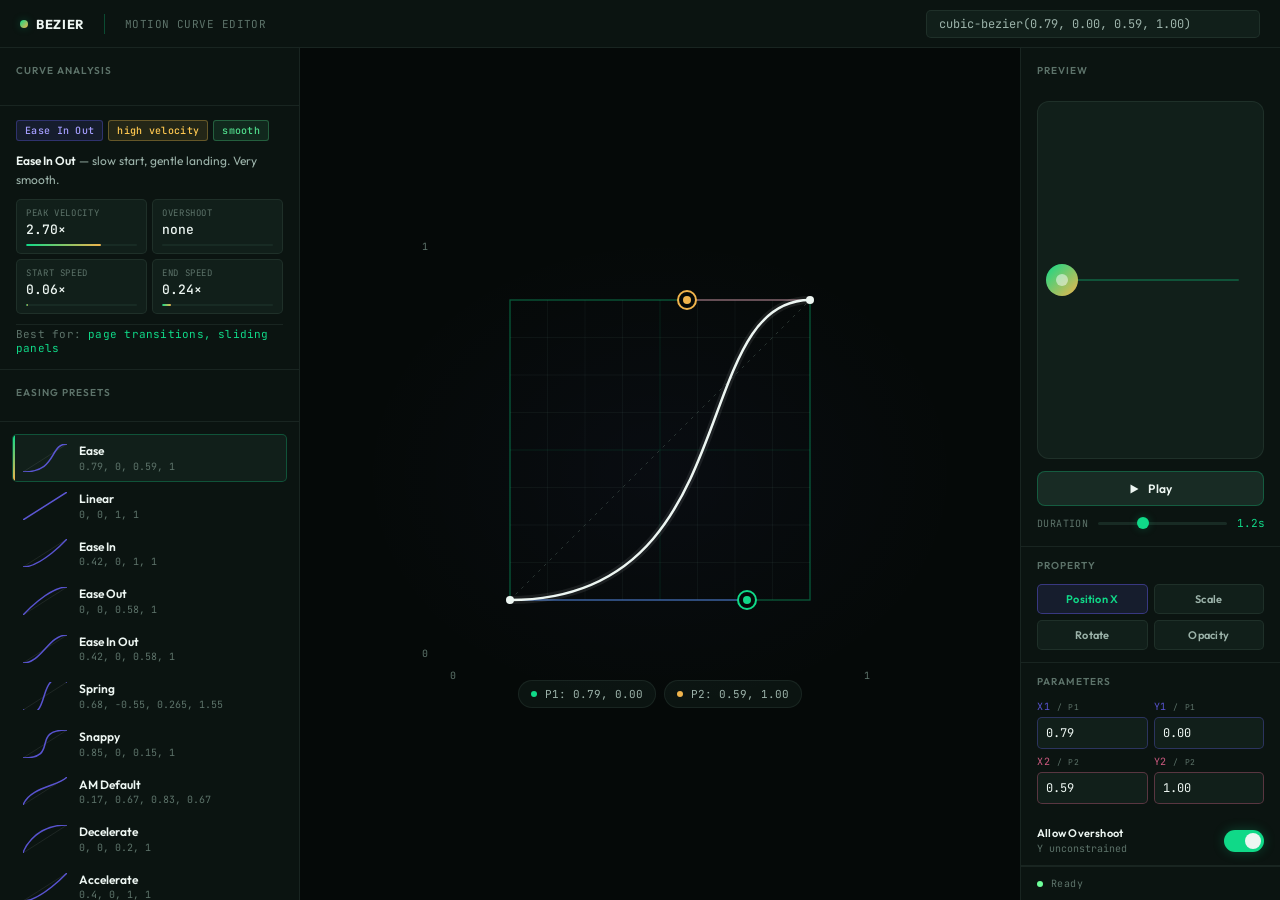
<file: Graph.html>
<!DOCTYPE html>
<html lang="en" data-theme="jade">
<head>
<meta charset="UTF-8">
<meta name="viewport" content="width=device-width, initial-scale=1.0">
<title>Bezier Editor</title>
<link rel="preconnect" href="https://fonts.googleapis.com">
<link href="https://fonts.googleapis.com/css2?family=Outfit:wght@500;600;700;800&family=JetBrains+Mono:wght@400;500;600&display=swap" rel="stylesheet">
<style>
*,*::before,*::after{box-sizing:border-box;margin:0;padding:0}

:root,
html[data-theme="jade"] {
  --bg: #050908;
  --surface-1: #0b1411;
  --surface-2: #111f1a;
  --surface-3: #182b24;
  --border: rgba(190,242,218,0.08);
  --border-bright: rgba(16,217,136,0.28);
  --text-1: #edf6f2;
  --text-2: #9cb3aa;
  --text-3: #5d736a;
  --accent-a: #10d988;
  --accent-b: #f0b44c;
  --accent-glow-a: rgba(16,217,136,0.25);
  --accent-glow-b: rgba(240,180,76,0.22);
  --curve: #edf6f2;
  --grid: rgba(190,242,218,0.045);
  --grid-bright: rgba(16,217,136,0.11);
  --node: #edf6f2;
  --radius: 12px;
  --radius-sm: 8px;
  --radius-xs: 5px;
}
html[data-theme="crimson"] {
  --bg: #090608;
  --surface-1: #140b0f;
  --surface-2: #1e1017;
  --surface-3: #2a1620;
  --border: rgba(255,205,215,0.08);
  --border-bright: rgba(244,63,94,0.30);
  --text-1: #fff1f3;
  --text-2: #c9a6af;
  --text-3: #826069;
  --accent-a: #f43f5e;
  --accent-b: #fb923c;
  --accent-glow-a: rgba(244,63,94,0.25);
  --accent-glow-b: rgba(251,146,60,0.22);
  --curve: #fff1f3;
  --grid: rgba(255,205,215,0.045);
  --grid-bright: rgba(244,63,94,0.11);
  --node: #fff1f3;
}
html[data-theme="light"] {
  --bg: #edf3f0;
  --surface-1: #f7faf8;
  --surface-2: #e5efe9;
  --surface-3: #d6e4dc;
  --border: rgba(15,40,30,0.09);
  --border-bright: rgba(8,153,96,0.28);
  --text-1: #0d1f18;
  --text-2: #415950;
  --text-3: #6c857b;
  --accent-a: #089960;
  --accent-b: #b87a14;
  --accent-glow-a: rgba(8,153,96,0.18);
  --accent-glow-b: rgba(184,122,20,0.18);
  --curve: #0d1f18;
  --grid: rgba(15,40,30,0.05);
  --grid-bright: rgba(8,153,96,0.12);
  --node: #0d1f18;
}

html,body{height:100%;background:var(--bg);color:var(--text-1);font-family:'Outfit',sans-serif;overflow:hidden}

body {
  display:grid;
  grid-template-rows:48px 1fr;
  grid-template-columns:1fr;
}

/* ── TOPBAR ── */
.topbar {
  grid-row:1;
  display:flex;
  align-items:center;
  padding:0 20px;
  border-bottom:1px solid var(--border);
  gap:16px;
  background:var(--surface-1);
  position:relative;
  z-index:10;
}

.logo {
  display:flex;
  align-items:center;
  gap:8px;
  font-size:13px;
  font-weight:700;
  letter-spacing:0.05em;
  color:var(--text-1);
  text-transform:uppercase;
}

.logo-dot {
  width:8px;height:8px;
  border-radius:50%;
  background:linear-gradient(135deg,var(--accent-a),var(--accent-b));
  box-shadow:0 0 8px var(--accent-glow-a);
}

.divider-v {
  width:1px;height:20px;
  background:var(--border-bright);
  margin:0 4px;
}

.topbar-label {
  font-size:11px;
  color:var(--text-3);
  font-family:'JetBrains Mono',monospace;
  letter-spacing:0.04em;
  text-transform:uppercase;
}

.topbar-spacer { flex:1 }

.topbar-code {
  font-family:'JetBrains Mono',monospace;
  font-size:12px;
  color:var(--text-2);
  background:var(--surface-2);
  border:1px solid var(--border);
  padding:5px 12px;
  border-radius:var(--radius-xs);
  cursor:pointer;
  transition:all 0.15s;
  display:flex;
  align-items:center;
  gap:8px;
}
.topbar-code:hover{background:var(--surface-3);border-color:var(--border-bright);color:var(--text-1)}
.topbar-code .copy-flash{color:#6eff9a;font-size:10px;opacity:0;transition:opacity 0.2s}
.topbar-code .copy-flash.show{opacity:1}

/* ── MAIN LAYOUT ── */
.workspace {
  grid-row:2;
  display:grid;
  grid-template-columns:300px 1fr 260px;
  min-height:0;
  overflow:hidden;
}

/* ── LEFT SIDEBAR: PRESETS ── */
.sidebar-left {
  background:var(--surface-1);
  border-right:1px solid var(--border);
  display:flex;
  flex-direction:column;
  min-height:0;
  overflow:hidden;
}

.sidebar-section {
  padding:16px;
  border-bottom:1px solid var(--border);
}

.sidebar-section-label {
  font-size:10px;
  font-weight:600;
  color:var(--text-3);
  letter-spacing:0.1em;
  text-transform:uppercase;
  margin-bottom:12px;
}

.presets-list {
  display:flex;
  flex-direction:column;
  gap:4px;
}

.preset-item {
  display:flex;
  align-items:center;
  gap:12px;
  padding:8px 10px;
  border-radius:var(--radius-xs);
  cursor:pointer;
  transition:all 0.12s;
  border:1px solid transparent;
  position:relative;
  overflow:hidden;
}

.preset-item:hover{background:var(--surface-2)}

.preset-item.active {
  background:var(--surface-2);
  border-color:var(--border-bright);
}

.preset-item.active::before {
  content:'';
  position:absolute;left:0;top:0;bottom:0;
  width:2px;
  background:linear-gradient(to bottom,var(--accent-a),var(--accent-b));
  border-radius:2px 0 0 2px;
}

.preset-thumb {
  width:44px;height:28px;
  flex-shrink:0;
}

.preset-thumb svg{width:100%;height:100%}

.preset-info { flex:1;min-width:0 }

.preset-name {
  font-size:12px;
  font-weight:600;
  color:var(--text-1);
  line-height:1.3;
}

.preset-vals {
  font-family:'JetBrains Mono',monospace;
  font-size:10px;
  color:var(--text-3);
  margin-top:1px;
  white-space:nowrap;
  overflow:hidden;
  text-overflow:ellipsis;
}

/* ── CENTER: GRAPH EDITOR ── */
.center-panel {
  display:flex;
  flex-direction:column;
  background:var(--bg);
  position:relative;
  align-items:center;
  justify-content:center;
  min-width:0;
  min-height:0;
  padding:24px;
  overflow:hidden;
}

.center-panel::before {
  content:'';
  position:absolute;inset:0;
  background:
    radial-gradient(ellipse 60% 40% at 50% 50%, rgba(108,99,255,0.04) 0%, transparent 70%);
  pointer-events:none;
}

.graph-wrap {
  position:relative;
  display:flex;
  align-items:center;
  justify-content:center;
  width:min(420px, 100%);
  touch-action:none;
  overscroll-behavior:contain;
}

.graph-canvas {
  display:block;
  width:100%;
  height:auto;
  user-select:none;
  -webkit-user-select:none;
  touch-action:none;
  cursor:crosshair;
}

/* Axis labels */
.axis-label {
  position:absolute;
  font-family:'JetBrains Mono',monospace;
  font-size:10px;
  color:var(--text-3);
  letter-spacing:0.04em;
}
.axis-label.x0{bottom:-22px;left:0}
.axis-label.x1{bottom:-22px;right:0}
.axis-label.y0{left:-28px;bottom:0}
.axis-label.y1{left:-28px;top:0}

.coord-strip {
  display:flex;
  flex-wrap:wrap;
  justify-content:center;
  gap:8px;
  margin-top:20px;
  max-width:100%;
}

.coord-pill {
  display:flex;
  align-items:center;
  gap:8px;
  padding:6px 12px;
  background:var(--surface-1);
  border:1px solid var(--border);
  border-radius:20px;
  font-family:'JetBrains Mono',monospace;
  font-size:11px;
  color:var(--text-2);
  transition:border-color 0.2s;
}

.coord-dot {
  width:6px;height:6px;
  border-radius:50%;
  flex-shrink:0;
}

/* ── RIGHT SIDEBAR: CONTROLS + PREVIEW ── */
.sidebar-right {
  background:var(--surface-1);
  border-left:1px solid var(--border);
  display:flex;
  flex-direction:column;
  min-height:0;
  overflow:hidden;
}

/* Preview section */
.preview-section {
  padding:16px;
  border-bottom:1px solid var(--border);
  flex:1;
  display:flex;
  flex-direction:column;
}

.preview-stage {
  flex:1;
  background:var(--surface-2);
  border:1px solid var(--border);
  border-radius:var(--radius);
  display:flex;
  align-items:center;
  padding:0 24px;
  min-height:120px;
  position:relative;
  overflow:hidden;
  margin-top:12px;
  margin-bottom:12px;
}

.preview-track {
  width:100%;
  height:2px;
  background:var(--border-bright);
  border-radius:1px;
  position:relative;
}

.preview-ball {
  position:absolute;
  top:50%;
  left:0;
  transform:translate(-50%,-50%);
  transition:none;
}

.ball-ring {
  width:32px;height:32px;
  border-radius:50%;
  background:linear-gradient(135deg,var(--accent-a),var(--accent-b));
  display:flex;align-items:center;justify-content:center;
}

.ball-inner {
  width:12px;height:12px;
  border-radius:50%;
  background:rgba(255,255,255,0.5);
}

.play-btn {
  width:100%;
  padding:9px;
  background:var(--surface-3);
  border:1px solid var(--border-bright);
  border-radius:var(--radius-sm);
  color:var(--text-1);
  font-family:'Outfit',sans-serif;
  font-size:12px;
  font-weight:600;
  letter-spacing:0.04em;
  cursor:pointer;
  transition:all 0.15s;
  display:flex;
  align-items:center;
  justify-content:center;
  gap:8px;
}
.play-btn:hover{background:var(--accent-a);border-color:transparent;box-shadow:0 0 20px var(--accent-glow-a)}
.play-btn.playing{background:var(--surface-2);color:var(--text-2)}

.play-icon{width:12px;height:12px;display:block}

/* Duration */
.dur-row {
  display:flex;
  align-items:center;
  gap:10px;
  margin-top:10px;
}

.dur-label {
  font-size:10px;
  color:var(--text-3);
  font-family:'JetBrains Mono',monospace;
  letter-spacing:0.04em;
  white-space:nowrap;
}

.dur-val {
  font-size:11px;
  font-family:'JetBrains Mono',monospace;
  color:var(--accent-a);
  min-width:28px;
  text-align:right;
}

input[type=range]{
  -webkit-appearance:none;
  appearance:none;
  flex:1;height:3px;
  background:var(--surface-3);
  border-radius:2px;
  outline:none;
  cursor:pointer;
}
input[type=range]::-webkit-slider-thumb{
  -webkit-appearance:none;
  width:12px;height:12px;
  border-radius:50%;
  background:var(--accent-a);
  box-shadow:0 0 8px var(--accent-glow-a);
  cursor:grab;
  transition:transform 0.1s;
}
input[type=range]::-webkit-slider-thumb:active{transform:scale(1.3);cursor:grabbing}

/* Property chips */
.prop-section {
  padding:12px 16px;
  border-bottom:1px solid var(--border);
}

.prop-chips {
  display:grid;
  grid-template-columns:1fr 1fr;
  gap:6px;
  margin-top:8px;
}

.prop-chip {
  padding:7px 10px;
  background:var(--surface-2);
  border:1px solid var(--border);
  border-radius:var(--radius-xs);
  font-size:11px;
  font-weight:600;
  color:var(--text-2);
  cursor:pointer;
  transition:all 0.12s;
  text-align:center;
  letter-spacing:0.02em;
}
.prop-chip:hover{border-color:var(--border-bright);color:var(--text-1)}
.prop-chip.active{background:rgba(108,99,255,0.12);border-color:rgba(108,99,255,0.4);color:var(--accent-a)}

/* Numeric inputs */
.inputs-section {
  padding:12px 16px;
}

.input-grid {
  display:grid;
  grid-template-columns:1fr 1fr;
  gap:6px;
  margin-top:8px;
}

.param-input-wrap {
  display:flex;
  flex-direction:column;
  gap:4px;
}

.param-label {
  font-size:10px;
  font-family:'JetBrains Mono',monospace;
  color:var(--text-3);
  letter-spacing:0.06em;
}

.param-label span {
  font-size:8px;
  color:var(--text-3);
}

.param-input {
  background:var(--surface-2);
  border:1px solid var(--border);
  border-radius:var(--radius-xs);
  padding:7px 8px;
  font-family:'JetBrains Mono',monospace;
  font-size:12px;
  color:var(--text-1);
  width:100%;
  outline:none;
  transition:border-color 0.15s;
}
.param-input:focus{border-color:var(--accent-a)}
.param-input.p1{border-color:rgba(108,99,255,0.3)}
.param-input.p2{border-color:rgba(255,107,157,0.3)}

/* ── SVG GRAPH STYLES ── */
.grid-line-minor{stroke:var(--grid);stroke-width:1}
.grid-line-major{stroke:var(--grid-bright);stroke-width:1}
.bound-rect{fill:none;stroke:var(--border-bright);stroke-width:1.5}
.diagonal{stroke:var(--text-3);stroke-width:1;stroke-dasharray:3 5;opacity:0.4}
.handle-rod{stroke-width:1.5;fill:none;stroke-dasharray:none}
.rod-a{stroke:rgba(108,99,255,0.5)}
.rod-b{stroke:rgba(255,107,157,0.5)}
.bezier-curve{stroke:var(--curve);stroke-width:2.5;fill:none;stroke-linecap:round;stroke-linejoin:round}
.bezier-shadow{stroke:rgba(255,255,255,0.08);stroke-width:8;fill:none;stroke-linecap:round}
.endpoint{fill:var(--node)}
.handle-h{stroke-width:2;fill:var(--bg);cursor:grab;pointer-events:all;touch-action:none}
.handle-h:active{cursor:grabbing}
.ha{stroke:var(--accent-a)}
.hb{stroke:var(--accent-b)}
.handle-core-a{fill:var(--accent-a);pointer-events:none}
.handle-core-b{fill:var(--accent-b);pointer-events:none}
.handle-hit{fill:rgba(255,255,255,0);stroke:transparent;cursor:grab;pointer-events:all;touch-action:none}
.handle-hit:active{cursor:grabbing}

/* ── ANALYSIS PANEL ── */
.analysis-panel {
  padding:14px 16px;
  border-bottom:1px solid var(--border);
  display:flex;
  flex-direction:column;
  gap:10px;
}

.analysis-summary {
  font-size:12px;
  color:var(--text-2);
  line-height:1.6;
  min-height:38px;
  transition:color 0.2s;
}

.analysis-summary strong {
  color:var(--text-1);
  font-weight:600;
}

.analysis-tags {
  display:flex;
  flex-wrap:wrap;
  gap:5px;
}

.atag {
  font-size:10px;
  font-family:'JetBrains Mono',monospace;
  padding:3px 8px;
  border-radius:3px;
  letter-spacing:0.03em;
  border:1px solid transparent;
  font-weight:500;
}

.atag-pattern  { background:rgba(108,99,255,0.12); border-color:rgba(108,99,255,0.3); color:#a59eff; }
.atag-overshoot{ background:rgba(255,107,157,0.12); border-color:rgba(255,107,157,0.3); color:#ff9dc3; }
.atag-velocity { background:rgba(255,200,80,0.10);  border-color:rgba(255,200,80,0.3);  color:#ffc850; }
.atag-smooth   { background:rgba(80,220,140,0.10);  border-color:rgba(80,220,140,0.3);  color:#50dc8c; }
.atag-neutral  { background:rgba(255,255,255,0.05); border-color:rgba(255,255,255,0.1); color:var(--text-2); }

.analysis-metrics {
  display:grid;
  grid-template-columns:1fr 1fr;
  gap:5px;
}

.ametric {
  background:var(--surface-2);
  border:1px solid var(--border);
  border-radius:var(--radius-xs);
  padding:7px 9px;
  display:flex;
  flex-direction:column;
  gap:2px;
}

.ametric-label {
  font-size:9px;
  font-family:'JetBrains Mono',monospace;
  color:var(--text-3);
  letter-spacing:0.07em;
  text-transform:uppercase;
}

.ametric-val {
  font-size:13px;
  font-family:'JetBrains Mono',monospace;
  color:var(--text-1);
  font-weight:500;
}

.ametric-bar {
  height:2px;
  background:var(--surface-3);
  border-radius:1px;
  margin-top:4px;
  overflow:hidden;
}

.ametric-fill {
  height:100%;
  border-radius:1px;
  background:linear-gradient(90deg,var(--accent-a),var(--accent-b));
  transition:width 0.3s ease;
}

.use-case {
  font-size:11px;
  color:var(--text-3);
  font-family:'JetBrains Mono',monospace;
  letter-spacing:0.02em;
  padding-top:2px;
  border-top:1px solid var(--border);
}

.use-case span { color:var(--accent-a) }

/* Scrollable presets */
.presets-scroll{overflow-y:auto;flex:1;padding:12px 12px}
.presets-scroll::-webkit-scrollbar{width:4px}
.presets-scroll::-webkit-scrollbar-track{background:transparent}
.presets-scroll::-webkit-scrollbar-thumb{background:var(--surface-3);border-radius:2px}

/* ── OVERSHOOT TOGGLE ── */
.overshoot-section {
  padding:10px 16px;
  border-bottom:1px solid var(--border);
}

.toggle-row {
  display:flex;
  align-items:center;
  justify-content:space-between;
  gap:10px;
}

.toggle-info {
  display:flex;
  flex-direction:column;
  gap:2px;
}

.toggle-title {
  font-size:11px;
  font-weight:600;
  color:var(--text-1);
  letter-spacing:0.02em;
}

.toggle-sub {
  font-size:10px;
  font-family:'JetBrains Mono',monospace;
  color:var(--text-3);
}

.toggle-btn {
  width:40px;
  height:22px;
  border-radius:11px;
  border:none;
  background:var(--surface-3);
  cursor:pointer;
  position:relative;
  transition:background 0.2s;
  flex-shrink:0;
  outline:none;
}

.toggle-btn.on {
  background:var(--accent-a);
  box-shadow:0 0 12px var(--accent-glow-a);
}

.toggle-thumb {
  position:absolute;
  top:3px;left:3px;
  width:16px;height:16px;
  border-radius:50%;
  background:var(--text-1);
  transition:transform 0.2s cubic-bezier(.34,1.56,.64,1);
  pointer-events:none;
}

.toggle-btn.on .toggle-thumb {
  transform:translateX(18px);
}

/* Bottom bar */
.bottombar{
  padding:10px 16px;
  border-top:1px solid var(--border);
  display:flex;
  align-items:center;
  gap:8px;
  background:var(--surface-1);
}

.status-dot{width:6px;height:6px;border-radius:50%;background:#6eff9a;flex-shrink:0}
.status-text{font-size:10px;font-family:'JetBrains Mono',monospace;color:var(--text-3);letter-spacing:0.04em}

@keyframes blink{0%,100%{opacity:1}50%{opacity:0}}
.recording .status-dot{background:var(--accent-b);animation:blink 1s infinite}

@media (max-width: 1080px) {
  html,body {
    height:auto;
    min-height:100%;
    overflow:auto;
  }

  body {
    display:block;
    min-height:100svh;
  }

  .topbar {
    position:sticky;
    top:0;
    min-height:48px;
  }

  .workspace {
    display:grid;
    grid-template-columns:minmax(0, 1fr) 280px;
    grid-template-rows:auto auto;
    min-height:calc(100svh - 48px);
    overflow:visible;
  }

  .center-panel {
    grid-column:1;
    grid-row:1;
    min-height:520px;
  }

  .sidebar-right {
    grid-column:2;
    grid-row:1;
    overflow:visible;
  }

  .sidebar-left {
    grid-column:1 / -1;
    grid-row:2;
    border-right:0;
    border-top:1px solid var(--border);
    overflow:visible;
  }

  .analysis-panel {
    display:grid;
    grid-template-columns:minmax(0, 1fr) minmax(260px, 0.8fr);
    align-items:start;
  }

  .analysis-tags,
  .analysis-summary,
  .use-case {
    grid-column:1;
  }

  .analysis-metrics {
    grid-column:2;
    grid-row:1 / span 3;
  }

  .presets-scroll {
    display:grid;
    grid-template-columns:repeat(auto-fit, minmax(180px, 1fr));
    max-height:260px;
    overflow:auto;
  }
}

@media (max-width: 760px) {
  .topbar {
    flex-wrap:wrap;
    gap:8px;
    padding:10px 14px;
  }

  .divider-v,
  .topbar-label {
    display:none;
  }

  .topbar-code {
    order:3;
    width:100%;
    min-width:0;
    justify-content:center;
    overflow:hidden;
  }

  #topbar-code-text {
    min-width:0;
    overflow:hidden;
    text-overflow:ellipsis;
    white-space:nowrap;
  }

  .workspace {
    display:flex;
    flex-direction:column;
    min-height:auto;
  }

  .center-panel {
    order:1;
    min-height:auto;
    padding:18px 16px 20px;
    overflow:visible;
  }

  .graph-wrap {
    width:min(100%, 440px);
  }

  .handle-hit {
    r:30;
  }

  .coord-strip {
    width:100%;
    margin-top:14px;
  }

  .coord-pill {
    flex:1 1 150px;
    justify-content:center;
    min-width:0;
    padding:7px 10px;
  }

  .coord-pill span:last-child {
    min-width:0;
    overflow:hidden;
    text-overflow:ellipsis;
    white-space:nowrap;
  }

  .sidebar-right {
    order:2;
    border-left:0;
    border-top:1px solid var(--border);
    overflow:visible;
  }

  .preview-section {
    flex:none;
  }

  .preview-stage {
    min-height:92px;
  }

  .prop-chips,
  .input-grid,
  .analysis-metrics {
    grid-template-columns:1fr 1fr;
  }

  .sidebar-left {
    order:3;
  }

  .analysis-panel {
    display:flex;
  }

  .presets-scroll {
    grid-template-columns:1fr;
    max-height:none;
  }
}

@media (max-width: 420px) {
  .center-panel {
    padding-inline:12px;
  }

  .axis-label.x0,
  .axis-label.x1 {
    bottom:-18px;
  }

  .axis-label.y0,
  .axis-label.y1 {
    left:-20px;
  }

  .coord-strip {
    margin-top:22px;
  }
}
</style>
</head>
<body>

<!-- TOP BAR -->
<header class="topbar">
  <div class="logo">
    <span class="logo-dot"></span>
    Bezier
  </div>
  <div class="divider-v"></div>
  <span class="topbar-label">Motion Curve Editor</span>
  <div class="topbar-spacer"></div>
  <button class="topbar-code" id="topbar-copy" title="Click to copy CSS">
    <span id="topbar-code-text">cubic-bezier(0.79, 0.00, 0.59, 1.00)</span>
    <span class="copy-flash" id="copy-flash">✓ Copied</span>
  </button>
</header>

<div class="workspace">

  <!-- LEFT SIDEBAR: PRESETS -->
  <aside class="sidebar-left">
    <div class="sidebar-section">
      <div class="sidebar-section-label">Curve Analysis</div>
    </div>

    <div class="analysis-panel" id="analysis-panel">
      <div class="analysis-tags" id="analysis-tags"></div>
      <div class="analysis-summary" id="analysis-summary">Loading...</div>
      <div class="analysis-metrics">
        <div class="ametric">
          <div class="ametric-label">Peak Velocity</div>
          <div class="ametric-val" id="m-velocity">—</div>
          <div class="ametric-bar"><div class="ametric-fill" id="m-velocity-bar" style="width:0%"></div></div>
        </div>
        <div class="ametric">
          <div class="ametric-label">Overshoot</div>
          <div class="ametric-val" id="m-overshoot">—</div>
          <div class="ametric-bar"><div class="ametric-fill" id="m-overshoot-bar" style="width:0%"></div></div>
        </div>
        <div class="ametric">
          <div class="ametric-label">Start Speed</div>
          <div class="ametric-val" id="m-start">—</div>
          <div class="ametric-bar"><div class="ametric-fill" id="m-start-bar" style="width:0%"></div></div>
        </div>
        <div class="ametric">
          <div class="ametric-label">End Speed</div>
          <div class="ametric-val" id="m-end">—</div>
          <div class="ametric-bar"><div class="ametric-fill" id="m-end-bar" style="width:0%"></div></div>
        </div>
      </div>
      <div class="use-case" id="use-case"></div>
    </div>

    <div class="sidebar-section" style="padding-bottom:10px">
      <div class="sidebar-section-label">Easing Presets</div>
    </div>
    <div class="presets-scroll" id="presets-list">
      <!-- filled by JS -->
    </div>
  </aside>

  <!-- CENTER: GRAPH EDITOR -->
  <main class="center-panel">
    <div class="graph-wrap" id="graph-wrap">
      <svg id="svg-graph" class="graph-canvas" width="360" height="360" viewBox="-60 -60 420 420">
        <defs>
          <filter id="glow-a" x="-50%" y="-50%" width="200%" height="200%">
            <feGaussianBlur stdDeviation="3" result="blur"/>
            <feComposite in="SourceGraphic" in2="blur" operator="over"/>
          </filter>
        </defs>

        <!-- Minor grid lines -->
        <g id="grid-minor"></g>
        <!-- Major grid lines -->
        <g id="grid-major"></g>

        <!-- Bounding box -->
        <rect x="0" y="0" width="300" height="300" class="bound-rect"/>

        <!-- Diagonal reference line -->
        <line x1="0" y1="300" x2="300" y2="0" class="diagonal" id="diag"/>

        <!-- Handle rods -->
        <line id="rod-a" class="handle-rod rod-a" x1="0" y1="300" x2="75" y2="30"/>
        <line id="rod-b" class="handle-rod rod-b" x1="300" y1="0" x2="225" y2="270"/>

        <!-- Curve shadow (soft glow beneath) -->
        <path id="curve-shadow" class="bezier-shadow"/>

        <!-- Main curve -->
        <path id="curve" class="bezier-curve"/>

        <!-- Endpoints -->
        <circle cx="0" cy="300" r="4" class="endpoint"/>
        <circle cx="300" cy="0" r="4" class="endpoint"/>

        <!-- Handle A (blue/purple) -->
        <circle id="ha-hit" class="handle-hit" cx="75" cy="270" r="28"/>
        <circle id="ha" class="handle-h ha" cx="75" cy="270" r="9"/>
        <circle id="ha-core" class="handle-core-a" cx="75" cy="270" r="4"/>

        <!-- Handle B (pink) -->
        <circle id="hb-hit" class="handle-hit" cx="225" cy="30" r="28"/>
        <circle id="hb" class="handle-h hb" cx="225" cy="30" r="9"/>
        <circle id="hb-core" class="handle-core-b" cx="225" cy="30" r="4"/>
      </svg>

      <!-- Axis labels -->
      <span class="axis-label x0">0</span>
      <span class="axis-label x1">1</span>
      <span class="axis-label y0">0</span>
      <span class="axis-label y1">1</span>
    </div>

    <div class="coord-strip">
      <div class="coord-pill" id="pill-a">
        <span class="coord-dot" style="background:var(--accent-a)"></span>
        <span id="pill-a-text">P1: 0.79, 0.00</span>
      </div>
      <div class="coord-pill" id="pill-b">
        <span class="coord-dot" style="background:var(--accent-b)"></span>
        <span id="pill-b-text">P2: 0.59, 1.00</span>
      </div>
    </div>
  </main>

  <!-- RIGHT SIDEBAR: PREVIEW + CONTROLS -->
  <aside class="sidebar-right">

    <div class="preview-section">
      <div class="sidebar-section-label">Preview</div>
      <div class="preview-stage">
        <div class="preview-track" id="preview-track">
          <div class="preview-ball" id="preview-ball" style="left:0%">
            <div class="ball-ring">
              <div class="ball-inner"></div>
            </div>
          </div>
        </div>
      </div>

      <button class="play-btn" id="play-btn">
        <svg class="play-icon" viewBox="0 0 12 12" fill="none">
          <path d="M2.5 1.5L10.5 6L2.5 10.5V1.5Z" fill="currentColor"/>
        </svg>
        Play
      </button>

      <div class="dur-row">
        <span class="dur-label">DURATION</span>
        <input type="range" id="duration" min="0.3" max="3" step="0.1" value="1.2">
        <span class="dur-val" id="dur-display">1.2s</span>
      </div>
    </div>

    <div class="prop-section">
      <div class="sidebar-section-label">Property</div>
      <div class="prop-chips" id="prop-chips">
        <div class="prop-chip active" data-prop="x">Position X</div>
        <div class="prop-chip" data-prop="scale">Scale</div>
        <div class="prop-chip" data-prop="rotate">Rotate</div>
        <div class="prop-chip" data-prop="opacity">Opacity</div>
      </div>
    </div>

    <div class="inputs-section">
      <div class="sidebar-section-label">Parameters</div>
      <div class="input-grid">
        <div class="param-input-wrap">
          <div class="param-label" style="color:rgba(108,99,255,0.8)">X1 <span>/ P1</span></div>
          <input type="number" class="param-input p1" id="inp-x1" min="0" max="1" step="0.01" value="0.79">
        </div>
        <div class="param-input-wrap">
          <div class="param-label" style="color:rgba(108,99,255,0.8)">Y1 <span>/ P1</span></div>
          <input type="number" class="param-input p1" id="inp-y1" step="0.01" value="0.00">
        </div>
        <div class="param-input-wrap">
          <div class="param-label" style="color:rgba(255,107,157,0.8)">X2 <span>/ P2</span></div>
          <input type="number" class="param-input p2" id="inp-x2" min="0" max="1" step="0.01" value="0.59">
        </div>
        <div class="param-input-wrap">
          <div class="param-label" style="color:rgba(255,107,157,0.8)">Y2 <span>/ P2</span></div>
          <input type="number" class="param-input p2" id="inp-y2" step="0.01" value="1.00">
        </div>
      </div>
    </div>

    <div class="overshoot-section">
      <div class="toggle-row">
        <div class="toggle-info">
          <div class="toggle-title">Allow Overshoot</div>
          <div class="toggle-sub" id="overshoot-sub">Y unconstrained</div>
        </div>
        <button class="toggle-btn on" id="overshoot-toggle" title="Toggle Y-axis overshoot">
          <div class="toggle-thumb"></div>
        </button>
      </div>
    </div>

    <div class="bottombar" id="bottombar">
      <div class="status-dot" id="status-dot"></div>
      <span class="status-text" id="status-text">Ready</span>
    </div>

  </aside>
</div>

<script>
const PRESETS = [
  {name:'Ease',vals:[.79,0,.59,1]},
  {name:'Linear',vals:[0,0,1,1]},
  {name:'Ease In',vals:[.42,0,1,1]},
  {name:'Ease Out',vals:[0,0,.58,1]},
  {name:'Ease In Out',vals:[.42,0,.58,1]},
  {name:'Spring',vals:[.68,-.55,.265,1.55]},
  {name:'Snappy',vals:[.85,0,.15,1]},
  {name:'AM Default',vals:[.17,.67,.83,.67]},
  {name:'Decelerate',vals:[0,0,.2,1]},
  {name:'Accelerate',vals:[.4,0,1,1]},
  {name:'Sharp',vals:[.4,0,.6,1]},
  {name:'Overshoot',vals:[.34,1.56,.64,1]},
];

const G = 300; // grid size in SVG units

let x1=.79,y1=0,x2=.59,y2=1;
let dragging=null;
let lastTouchStart=0;
let activeProp='x';
let allowOvershoot=true;
let duration=1.2;
let animRaf=null, animStart=null, animPlaying=false;

const svg = document.getElementById('svg-graph');
const ha = document.getElementById('ha'), haC = document.getElementById('ha-core');
const hb = document.getElementById('hb'), hbC = document.getElementById('hb-core');
const haHit = document.getElementById('ha-hit'), hbHit = document.getElementById('hb-hit');
const rodA = document.getElementById('rod-a'), rodB = document.getElementById('rod-b');
const curvePath = document.getElementById('curve'), curveShadow = document.getElementById('curve-shadow');
const pillAT = document.getElementById('pill-a-text'), pillBT = document.getElementById('pill-b-text');
const topCode = document.getElementById('topbar-code-text');
const copyFlash = document.getElementById('copy-flash');
const inpX1=document.getElementById('inp-x1'),inpY1=document.getElementById('inp-y1');
const inpX2=document.getElementById('inp-x2'),inpY2=document.getElementById('inp-y2');
const ball = document.getElementById('preview-ball');
const playBtn = document.getElementById('play-btn');
const durationInput = document.getElementById('duration');
const durDisplay = document.getElementById('dur-display');
const statusDot = document.getElementById('status-dot');
const statusText = document.getElementById('status-text');

// Build grid
function buildGrid(){
  const minor = document.getElementById('grid-minor');
  const major = document.getElementById('grid-major');
  for(let i=0;i<=4;i++){
    const v = i*75;
    const lv = document.createElementNS('http://www.w3.org/2000/svg','line');
    lv.setAttribute('x1',v);lv.setAttribute('y1',0);lv.setAttribute('x2',v);lv.setAttribute('y2',300);
    lv.setAttribute('class',i%2===0?'grid-line-major':'grid-line-minor');
    major.appendChild(lv);
    const lh = document.createElementNS('http://www.w3.org/2000/svg','line');
    lh.setAttribute('x1',0);lh.setAttribute('y1',v);lh.setAttribute('x2',300);lh.setAttribute('y2',v);
    lh.setAttribute('class',i%2===0?'grid-line-major':'grid-line-minor');
    major.appendChild(lh);
  }
  for(let i=1;i<8;i++){
    if(i%2===0)continue;
    const v=i*300/8;
    const lv=document.createElementNS('http://www.w3.org/2000/svg','line');
    lv.setAttribute('x1',v);lv.setAttribute('y1',0);lv.setAttribute('x2',v);lv.setAttribute('y2',300);
    lv.setAttribute('class','grid-line-minor');
    minor.appendChild(lv);
    const lh=document.createElementNS('http://www.w3.org/2000/svg','line');
    lh.setAttribute('x1',0);lh.setAttribute('y1',v);lh.setAttribute('x2',300);lh.setAttribute('y2',v);
    lh.setAttribute('class','grid-line-minor');
    minor.appendChild(lh);
  }
}

function toSVG(nx,ny){
  // in SVG: x grows right, y grows DOWN. But we want y=0 at bottom, y=1 at top
  return {x: nx*G, y: G - ny*G};
}

function updateGraph(){
  const a = toSVG(x1,y1);
  const b = toSVG(x2,y2);

  ha.setAttribute('cx',a.x); ha.setAttribute('cy',a.y);
  haC.setAttribute('cx',a.x); haC.setAttribute('cy',a.y);
  haHit.setAttribute('cx',a.x); haHit.setAttribute('cy',a.y);
  hb.setAttribute('cx',b.x); hb.setAttribute('cy',b.y);
  hbC.setAttribute('cx',b.x); hbC.setAttribute('cy',b.y);
  hbHit.setAttribute('cx',b.x); hbHit.setAttribute('cy',b.y);

  // Origin = (0,300) in SVG (x=0, y=0 in bezier coords)
  // End    = (300,0) in SVG (x=1, y=1 in bezier coords)
  rodA.setAttribute('x2',a.x); rodA.setAttribute('y2',a.y);
  rodB.setAttribute('x2',b.x); rodB.setAttribute('y2',b.y);

  const d = `M 0 ${G} C ${a.x} ${a.y}, ${b.x} ${b.y}, ${G} 0`;
  curvePath.setAttribute('d',d);
  curveShadow.setAttribute('d',d);

  const bx1=x1.toFixed(2),by1=y1.toFixed(2),bx2=x2.toFixed(2),by2=y2.toFixed(2);
  pillAT.textContent = `P1: ${bx1}, ${by1}`;
  pillBT.textContent = `P2: ${bx2}, ${by2}`;
  topCode.textContent = `cubic-bezier(${bx1}, ${by1}, ${bx2}, ${by2})`;

  inpX1.value=bx1; inpY1.value=by1; inpX2.value=bx2; inpY2.value=by2;

  updatePresetHighlight();
  analyzeCurve();

  // Send update to parent if embedded in iframe
  if (window.parent !== window) {
    window.parent.postMessage({
      type: 'BEZIER_UPDATE',
      x1: x1, y1: y1, x2: x2, y2: y2
    }, '*');
  }
}

function updatePresetHighlight(){
  const bx1=x1.toFixed(2),by1=y1.toFixed(2),bx2=x2.toFixed(2),by2=y2.toFixed(2);
  document.querySelectorAll('.preset-item').forEach(el=>{
    const v=el.dataset.vals.split(',');
    if(parseFloat(v[0]).toFixed(2)===bx1 && parseFloat(v[1]).toFixed(2)===by1 &&
       parseFloat(v[2]).toFixed(2)===bx2 && parseFloat(v[3]).toFixed(2)===by2){
      el.classList.add('active');
    } else {
      el.classList.remove('active');
    }
  });
}

// Build preset thumbnails
function makeThumbnailPath(px1,py1,px2,py2){
  // 44x28 SVG viewBox: origin at (0,28), end at (44,0)
  const W=44,H=28;
  const ax=px1*W, ay=H-py1*H;
  const bx=px2*W, by=H-py2*H;
  return `M0,${H} C${ax},${ay} ${bx},${by} ${W},0`;
}

function buildPresets(){
  const list = document.getElementById('presets-list');
  PRESETS.forEach(p=>{
    const [v1,v2,v3,v4]=p.vals;
    const el=document.createElement('div');
    el.className='preset-item';
    el.dataset.vals=p.vals.join(',');
    el.innerHTML=`
      <div class="preset-thumb">
        <svg viewBox="0 0 44 28" fill="none" xmlns="http://www.w3.org/2000/svg">
          <path d="M0,28 L44,0" stroke="rgba(255,255,255,0.08)" stroke-width="1"/>
          <path d="${makeThumbnailPath(v1,v2,v3,v4)}" stroke="rgba(108,99,255,0.8)" stroke-width="1.5" fill="none" stroke-linecap="round"/>
        </svg>
      </div>
      <div class="preset-info">
        <div class="preset-name">${p.name}</div>
        <div class="preset-vals">${v1}, ${v2}, ${v3}, ${v4}</div>
      </div>
    `;
    el.addEventListener('click',()=>{
      x1=v1;y1=v2;x2=v3;y2=v4;
      updateGraph();
    });
    list.appendChild(el);
  });
}

// SVG pointer interaction
function getSVGPoint(e){
  const pt = svg.createSVGPoint();
  const src = e.touches ? e.touches[0] : (e.changedTouches ? e.changedTouches[0] : e);
  pt.x=src.clientX; pt.y=src.clientY;
  const matrix = svg.getScreenCTM();
  return matrix ? pt.matrixTransform(matrix.inverse()) : {x:0,y:G};
}

function startDrag(e,which){
  if(e.type === 'touchstart') lastTouchStart = Date.now();
  if(e.type === 'mousedown' && Date.now() - lastTouchStart < 700) return;
  e.preventDefault();
  e.stopPropagation();
  dragging=which;
  setStatus('Dragging');
  if(e.pointerId !== undefined && e.currentTarget.setPointerCapture){
    try { e.currentTarget.setPointerCapture(e.pointerId); } catch(err) {}
  }
  const move=(ev)=>{
    if(!dragging)return;
    ev.preventDefault();
    ev.stopPropagation();
    const pt=getSVGPoint(ev);
    let nx=Math.max(0,Math.min(1,pt.x/G));
    let ny=(G-pt.y)/G; // unbounded for Y
    if(dragging==='a'){x1=nx;y1=clampY(ny);}
    else{x2=nx;y2=clampY(ny);}
    updateGraph();
  };
  const up=(ev)=>{
    if(ev){
      ev.preventDefault();
      ev.stopPropagation();
    }
    dragging=null;
    setStatus('Ready');
    window.removeEventListener('pointermove',move);
    window.removeEventListener('pointerup',up);
    window.removeEventListener('pointercancel',up);
    document.removeEventListener('mousemove',move);
    document.removeEventListener('mouseup',up);
    document.removeEventListener('touchmove',move);
    document.removeEventListener('touchend',up);
    document.removeEventListener('touchcancel',up);
  };
  if(window.PointerEvent && e.type === 'pointerdown'){
    window.addEventListener('pointermove',move,{passive:false});
    window.addEventListener('pointerup',up);
    window.addEventListener('pointercancel',up);
  } else {
    document.addEventListener('mousemove',move);
    document.addEventListener('mouseup',up);
    document.addEventListener('touchmove',move,{passive:false});
    document.addEventListener('touchend',up);
    document.addEventListener('touchcancel',up);
  }
}

const isTouchDevice = ('ontouchstart' in window) || navigator.maxTouchPoints > 0;
[
  [ha,'a'], [haHit,'a'],
  [hb,'b'], [hbHit,'b']
].forEach(([target,which])=>{
  if(window.PointerEvent && !isTouchDevice){
    target.addEventListener('pointerdown',e=>startDrag(e,which),{passive:false});
  }
  target.addEventListener('mousedown',e=>startDrag(e,which));
  target.addEventListener('touchstart',e=>startDrag(e,which),{passive:false});
});

// Numeric inputs
function syncFromInputs(){
  const v1=parseFloat(inpX1.value)||0;
  const v2=parseFloat(inpY1.value)||0;
  const v3=parseFloat(inpX2.value)||0;
  const v4=parseFloat(inpY2.value)||0;
  x1=Math.max(0,Math.min(1,v1));
  y1=clampY(v2); x2=Math.max(0,Math.min(1,v3)); y2=clampY(v4);
  updateGraph();
}
[inpX1,inpY1,inpX2,inpY2].forEach(inp=>{
  inp.addEventListener('input',syncFromInputs);
  inp.addEventListener('blur',()=>{inp.value=parseFloat(inp.value).toFixed(2);syncFromInputs();});
});

// Copy
document.getElementById('topbar-copy').addEventListener('click',()=>{
  navigator.clipboard.writeText(topCode.textContent).then(()=>{
    copyFlash.classList.add('show');
    setTimeout(()=>copyFlash.classList.remove('show'),2000);
  });
});

// Property chips
document.getElementById('prop-chips').addEventListener('click',e=>{
  const chip=e.target.closest('.prop-chip');
  if(!chip)return;
  document.querySelectorAll('.prop-chip').forEach(c=>c.classList.remove('active'));
  chip.classList.add('active');
  activeProp=chip.dataset.prop;
  stopAnim();
  resetBall();
});

// Duration
durationInput.addEventListener('input',()=>{
  duration=parseFloat(durationInput.value);
  durDisplay.textContent=duration.toFixed(1)+'s';
});

// Bezier sampler (CSS cubic-bezier approximation via Newton's method)
function bezierY(t){
  const cx=3*x1, bx=3*(x2-x1)-cx, ax=1-cx-bx;
  const cy=3*y1, by=3*(y2-y1)-cy, ay=1-cy-by;
  // sample t in [0,1], but 't' here is time param, we solve for bezier X = t (since CSS bezier uses x=time)
  // For simplicity we'll do a direct parameterized sample: f(t)=y(t) and we already know x(t)=t approximately... 
  // Actually for CSS cubic-bezier we need to map progress in X to Y. Let's do a quick Newton solve.
  function sampleX(u){return ((ax*u+bx)*u+cx)*u;}
  function sampleY(u){return ((ay*u+by)*u+cy)*u;}
  function derivX(u){return (3*ax*u+2*bx)*u+cx;}
  let u=t;
  for(let i=0;i<8;i++){
    const xErr=sampleX(u)-t;
    if(Math.abs(xErr)<1e-6)break;
    u-=xErr/derivX(u);
  }
  return sampleY(Math.max(0,Math.min(1,u)));
}

let animId=null;

function playAnim(){
  if(animPlaying)stopAnim();
  animPlaying=true;
  playBtn.textContent='Stop';
  playBtn.classList.add('playing');
  setStatus('Playing');
  document.getElementById('bottombar').classList.add('recording');

  const startTime=performance.now();
  const dur=duration*1000;

  function frame(now){
    const elapsed=now-startTime;
    const t=Math.min(1,elapsed/dur);
    const eased=bezierY(t);

    applyToPreview(eased);

    if(t<1){
      animId=requestAnimationFrame(frame);
    } else {
      animPlaying=false;
      playBtn.innerHTML=`<svg class="play-icon" viewBox="0 0 12 12" fill="none"><path d="M2.5 1.5L10.5 6L2.5 10.5V1.5Z" fill="currentColor"/></svg> Play`;
      playBtn.classList.remove('playing');
      setStatus('Ready');
      document.getElementById('bottombar').classList.remove('recording');
      // bounce back after short delay
      setTimeout(()=>resetBall(),600);
    }
  }
  animId=requestAnimationFrame(frame);
}

function stopAnim(){
  if(animId)cancelAnimationFrame(animId);
  animPlaying=false;
  playBtn.innerHTML=`<svg class="play-icon" viewBox="0 0 12 12" fill="none"><path d="M2.5 1.5L10.5 6L2.5 10.5V1.5Z" fill="currentColor"/></svg> Play`;
  playBtn.classList.remove('playing');
  setStatus('Ready');
  document.getElementById('bottombar').classList.remove('recording');
}

function resetBall(){
  ball.style.transition='none';
  applyToPreview(0);
}

function applyToPreview(eased){
  const clamped=Math.max(-0.2,Math.min(1.2,eased));
  if(activeProp==='x'){
    ball.style.left=`${clamped*100}%`;
    ball.style.transform=`translate(-50%, -50%)`;
    ball.style.opacity='1';
    ball.querySelector('.ball-ring').style.transform='scale(1)';
  } else if(activeProp==='scale'){
    const s=0.3+clamped*1.4;
    ball.style.left='50%';
    ball.style.transform=`translate(-50%,-50%) scale(${Math.max(0.01,s)})`;
    ball.style.opacity='1';
  } else if(activeProp==='rotate'){
    const deg=clamped*360;
    ball.style.left='50%';
    ball.style.transform=`translate(-50%,-50%) rotate(${deg}deg)`;
    ball.style.opacity='1';
  } else if(activeProp==='opacity'){
    ball.style.left='50%';
    ball.style.transform='translate(-50%,-50%)';
    ball.style.opacity=`${1-clamped}`;
  }
}

playBtn.addEventListener('click',()=>{
  if(animPlaying){stopAnim();resetBall();}
  else playAnim();
});

function setStatus(s){
  statusText.textContent=s;
}

// ── CURVE ANALYSIS ENGINE ──
function sampleCurveY(steps){
  const cx=3*x1, bx=3*(x2-x1)-cx, ax=1-cx-bx;
  const cy=3*y1, by=3*(y2-y1)-cy, ay=1-cy-by;
  function sX(u){return ((ax*u+bx)*u+cx)*u;}
  function sY(u){return ((ay*u+by)*u+cy)*u;}
  function dX(u){return (3*ax*u+2*bx)*u+cx;}
  const pts=[];
  for(let i=0;i<=steps;i++){
    const t=i/steps;
    let u=t;
    for(let j=0;j<8;j++){const e=sX(u)-t;if(Math.abs(e)<1e-6)break;const d=dX(u);if(Math.abs(d)<1e-9)break;u-=e/d;}
    u=Math.max(0,Math.min(1,u));
    pts.push({t,y:sY(u)});
  }
  return pts;
}

function analyzeCurve(){
  const N=60;
  const pts=sampleCurveY(N);
  const vels=[];
  for(let i=1;i<pts.length;i++) vels.push((pts[i].y-pts[i-1].y)*N);

  const maxVel=Math.max(...vels.map(Math.abs));
  const minY=Math.min(...pts.map(p=>p.y));
  const maxY=Math.max(...pts.map(p=>p.y));
  const overshootUp=Math.max(0,maxY-1);
  const overshootDown=Math.max(0,-minY);
  const overshoot=Math.max(overshootUp,overshootDown);

  const startVel=Math.abs(vels.slice(0,6).reduce((a,b)=>a+b,0)/6);
  const endVel=Math.abs(vels.slice(-6).reduce((a,b)=>a+b,0)/6);

  const absVels=vels.map(Math.abs);
  const peakIdx=absVels.indexOf(Math.max(...absVels));
  const peakPos=peakIdx/vels.length;

  const avgVel=absVels.reduce((a,b)=>a+b,0)/absVels.length;
  const variance=absVels.reduce((a,b)=>a+(b-avgVel)**2,0)/absVels.length;
  const smoothness=Math.max(0,1-variance/4);

  const isLinear=Math.abs(x1-x2)<0.08&&Math.abs(y1-y2)<0.08&&Math.abs(x1-y1)<0.12;
  let pattern,patternTag;
  if(isLinear){pattern='Linear';patternTag='linear';}
  else if(startVel<0.4&&endVel>0.8){pattern='Ease In';patternTag='ease-in';}
  else if(startVel>0.8&&endVel<0.4){pattern='Ease Out';patternTag='ease-out';}
  else if(startVel<0.6&&endVel<0.6&&maxVel>1.3){pattern='Ease In Out';patternTag='ease-in-out';}
  else if(overshoot>0.05){pattern='Spring';patternTag='spring';}
  else if(startVel>1.2&&peakPos<0.25){pattern='Fast Start';patternTag='fast-start';}
  else if(endVel>1.2&&peakPos>0.75){pattern='Fast End';patternTag='fast-end';}
  else{pattern='Custom';patternTag='custom';}

  const startDesc=startVel<0.35?'slow start':startVel>1.2?'fast start':'moderate start';
  const endDesc=endVel<0.35?'gentle landing':endVel>1.2?'sharp finish':'gradual finish';
  const overshootDesc=overshoot>0.04?` with <strong>${overshoot>0.15?'strong':'light'} spring</strong>`:'';
  let summary=`<strong>${pattern}</strong> — ${startDesc}, ${endDesc}${overshootDesc}.`;
  if(smoothness>0.8) summary+=' Very smooth.';
  else if(smoothness<0.3) summary+=' Dramatic velocity shift.';

  const tags=[];
  tags.push({label:pattern,cls:'atag-pattern'});
  if(overshoot>0.04) tags.push({label:`+${(overshoot*100).toFixed(0)}% spring`,cls:'atag-overshoot'});
  if(maxVel>2.5) tags.push({label:'high velocity',cls:'atag-velocity'});
  if(smoothness>0.75&&!overshoot>0.04) tags.push({label:'smooth',cls:'atag-smooth'});
  if(isLinear) tags.push({label:'constant speed',cls:'atag-neutral'});

  let useCases=[];
  if(patternTag==='ease-out') useCases=['entering elements','expanding menus'];
  else if(patternTag==='ease-in') useCases=['exiting elements','dismissing modals'];
  else if(patternTag==='ease-in-out') useCases=['page transitions','sliding panels'];
  else if(patternTag==='linear') useCases=['progress bars','looping animations'];
  else if(patternTag==='spring') useCases=['spring buttons','bouncy reveals'];
  else if(patternTag==='fast-start') useCases=['snappy switches','quick dismissals'];
  else if(patternTag==='fast-end') useCases=['dramatic entrances','loading reveals'];
  else useCases=['custom motion','experimental easing'];

  document.getElementById('analysis-tags').innerHTML=tags.map(t=>`<span class="atag ${t.cls}">${t.label}</span>`).join('');
  document.getElementById('analysis-summary').innerHTML=summary;

  const cap=(v,max)=>Math.min(100,v/max*100).toFixed(0)+'%';
  document.getElementById('m-velocity').textContent=maxVel.toFixed(2)+'×';
  document.getElementById('m-velocity-bar').style.width=cap(maxVel,4);
  document.getElementById('m-overshoot').textContent=overshoot>0.001?(overshoot*100).toFixed(1)+'%':'none';
  document.getElementById('m-overshoot-bar').style.width=cap(overshoot,0.5);
  document.getElementById('m-start').textContent=startVel.toFixed(2)+'×';
  document.getElementById('m-start-bar').style.width=cap(startVel,3);
  document.getElementById('m-end').textContent=endVel.toFixed(2)+'×';
  document.getElementById('m-end-bar').style.width=cap(endVel,3);
  document.getElementById('use-case').innerHTML=`Best for: <span>${useCases[0]}, ${useCases[1]}</span>`;
}

// ── OVERSHOOT TOGGLE ──
const overshootToggle = document.getElementById('overshoot-toggle');
const overshootSub = document.getElementById('overshoot-sub');

function clampY(v){
  return allowOvershoot ? v : Math.max(0, Math.min(1, v));
}

overshootToggle.addEventListener('click', () => {
  allowOvershoot = !allowOvershoot;
  overshootToggle.classList.toggle('on', allowOvershoot);
  overshootSub.textContent = allowOvershoot ? 'Y unconstrained' : 'Y clamped 0–1';

  // If turning off, clamp existing values immediately
  if (!allowOvershoot) {
    y1 = clampY(y1);
    y2 = clampY(y2);
    updateGraph();
  }

  // Update the SVG viewBox to zoom out or snap back
  updateViewBox();
});

function updateViewBox() {
  if (allowOvershoot) {
    svg.setAttribute('viewBox', '-60 -60 420 420');
  } else {
    svg.setAttribute('viewBox', '-60 -60 420 420');
  }
}

buildGrid();
buildPresets();
updateGraph();
resetBall();

window.addEventListener('message', (event) => {
  if (event.data && event.data.type === 'SET_BEZIER') {
    if (typeof event.data.x1 === 'number') x1 = event.data.x1;
    if (typeof event.data.y1 === 'number') y1 = event.data.y1;
    if (typeof event.data.x2 === 'number') x2 = event.data.x2;
    if (typeof event.data.y2 === 'number') y2 = event.data.y2;
    updateGraph();
  }
});
</script>
<script>
(function(){
  try {
    var st = localStorage.getItem('flippy_v3_theme');
    if (st === 'jade' || st === 'crimson' || st === 'light') {
      document.documentElement.setAttribute('data-theme', st);
    }
  } catch(e){}
  window.addEventListener('message', function(ev){
    if (ev && ev.data && ev.data.type === 'SET_THEME') {
      var t = ev.data.theme;
      if (t === 'jade' || t === 'crimson' || t === 'light') {
        document.documentElement.setAttribute('data-theme', t);
      }
    }
  });
})();
</script>
</body>
</html>
</file>
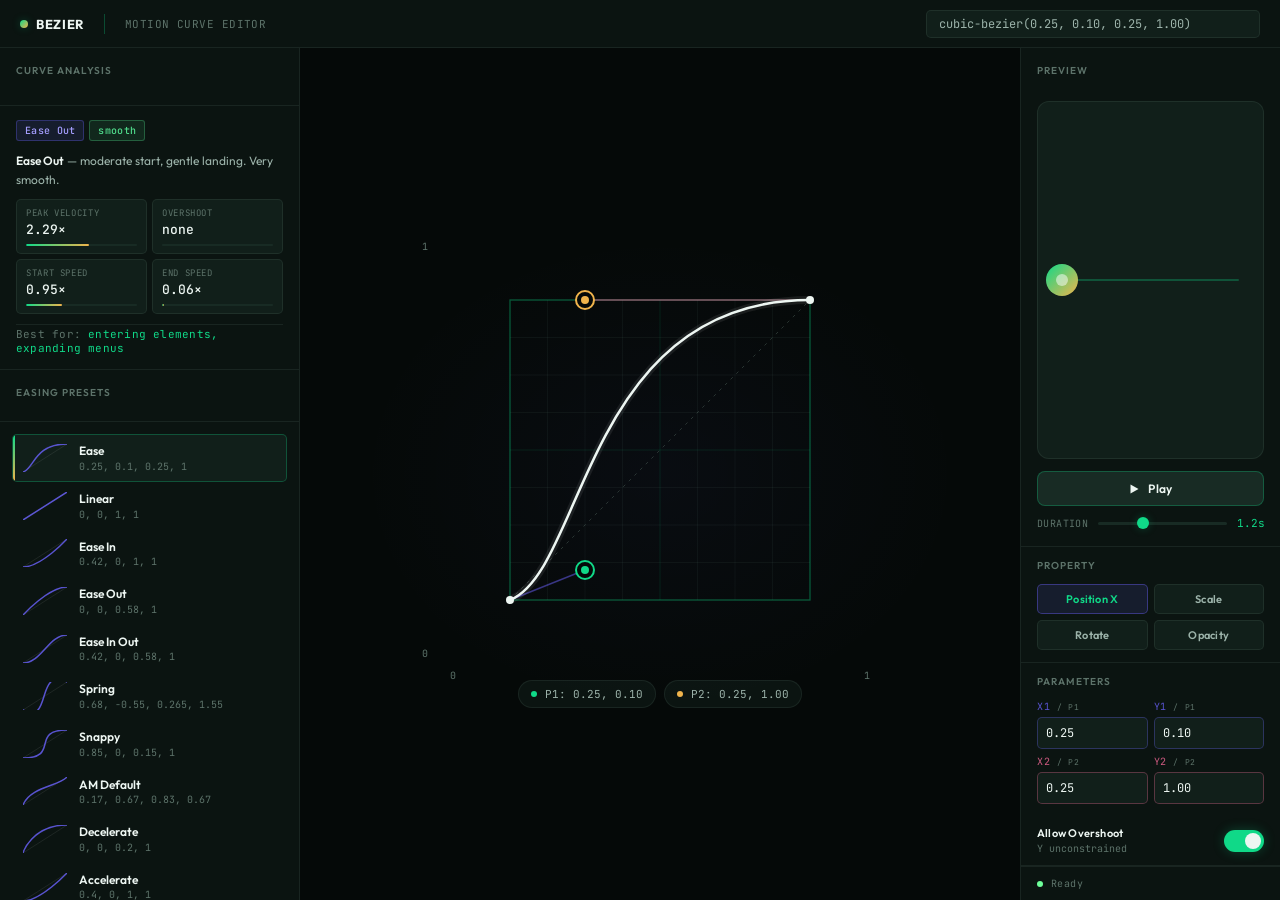
<file: Graph2.html>
<!DOCTYPE html>
<html lang="en" data-theme="jade">
<head>
<meta charset="UTF-8">
<meta name="viewport" content="width=device-width, initial-scale=1.0">
<title>Bezier Editor</title>
<link rel="preconnect" href="https://fonts.googleapis.com">
<link href="https://fonts.googleapis.com/css2?family=Outfit:wght@500;600;700;800&family=JetBrains+Mono:wght@400;500;600&display=swap" rel="stylesheet">
<style>
*,*::before,*::after{box-sizing:border-box;margin:0;padding:0}

:root,
html[data-theme="jade"] {
  --bg: #050908;
  --surface-1: #0b1411;
  --surface-2: #111f1a;
  --surface-3: #182b24;
  --border: rgba(190,242,218,0.08);
  --border-bright: rgba(16,217,136,0.28);
  --text-1: #edf6f2;
  --text-2: #9cb3aa;
  --text-3: #5d736a;
  --accent-a: #10d988;
  --accent-b: #f0b44c;
  --accent-glow-a: rgba(16,217,136,0.25);
  --accent-glow-b: rgba(240,180,76,0.22);
  --curve: #edf6f2;
  --grid: rgba(190,242,218,0.045);
  --grid-bright: rgba(16,217,136,0.11);
  --node: #edf6f2;
  --radius: 12px;
  --radius-sm: 8px;
  --radius-xs: 5px;
}
html[data-theme="crimson"] {
  --bg: #090608;
  --surface-1: #140b0f;
  --surface-2: #1e1017;
  --surface-3: #2a1620;
  --border: rgba(255,205,215,0.08);
  --border-bright: rgba(244,63,94,0.30);
  --text-1: #fff1f3;
  --text-2: #c9a6af;
  --text-3: #826069;
  --accent-a: #f43f5e;
  --accent-b: #fb923c;
  --accent-glow-a: rgba(244,63,94,0.25);
  --accent-glow-b: rgba(251,146,60,0.22);
  --curve: #fff1f3;
  --grid: rgba(255,205,215,0.045);
  --grid-bright: rgba(244,63,94,0.11);
  --node: #fff1f3;
}
html[data-theme="light"] {
  --bg: #edf3f0;
  --surface-1: #f7faf8;
  --surface-2: #e5efe9;
  --surface-3: #d6e4dc;
  --border: rgba(15,40,30,0.09);
  --border-bright: rgba(8,153,96,0.28);
  --text-1: #0d1f18;
  --text-2: #415950;
  --text-3: #6c857b;
  --accent-a: #089960;
  --accent-b: #b87a14;
  --accent-glow-a: rgba(8,153,96,0.18);
  --accent-glow-b: rgba(184,122,20,0.18);
  --curve: #0d1f18;
  --grid: rgba(15,40,30,0.05);
  --grid-bright: rgba(8,153,96,0.12);
  --node: #0d1f18;
}

html,body{height:100%;background:var(--bg);color:var(--text-1);font-family:'Outfit',sans-serif;overflow:hidden}

body {
  display:grid;
  grid-template-rows:48px 1fr;
  grid-template-columns:1fr;
}

/* ── TOPBAR ── */
.topbar {
  grid-row:1;
  display:flex;
  align-items:center;
  padding:0 20px;
  border-bottom:1px solid var(--border);
  gap:16px;
  background:var(--surface-1);
  position:relative;
  z-index:10;
}

.logo {
  display:flex;
  align-items:center;
  gap:8px;
  font-size:13px;
  font-weight:700;
  letter-spacing:0.05em;
  color:var(--text-1);
  text-transform:uppercase;
}

.logo-dot {
  width:8px;height:8px;
  border-radius:50%;
  background:linear-gradient(135deg,var(--accent-a),var(--accent-b));
  box-shadow:0 0 8px var(--accent-glow-a);
}

.divider-v {
  width:1px;height:20px;
  background:var(--border-bright);
  margin:0 4px;
}

.topbar-label {
  font-size:11px;
  color:var(--text-3);
  font-family:'JetBrains Mono',monospace;
  letter-spacing:0.04em;
  text-transform:uppercase;
}

.topbar-spacer { flex:1 }

.topbar-code {
  font-family:'JetBrains Mono',monospace;
  font-size:12px;
  color:var(--text-2);
  background:var(--surface-2);
  border:1px solid var(--border);
  padding:5px 12px;
  border-radius:var(--radius-xs);
  cursor:pointer;
  transition:all 0.15s;
  display:flex;
  align-items:center;
  gap:8px;
}
.topbar-code:hover{background:var(--surface-3);border-color:var(--border-bright);color:var(--text-1)}
.topbar-code .copy-flash{color:#6eff9a;font-size:10px;opacity:0;transition:opacity 0.2s}
.topbar-code .copy-flash.show{opacity:1}

/* ── MAIN LAYOUT ── */
.workspace {
  grid-row:2;
  display:grid;
  grid-template-columns:300px 1fr 260px;
  min-height:0;
  overflow:hidden;
}

/* ── LEFT SIDEBAR: PRESETS ── */
.sidebar-left {
  background:var(--surface-1);
  border-right:1px solid var(--border);
  display:flex;
  flex-direction:column;
  min-height:0;
  overflow:hidden;
}

.sidebar-section {
  padding:16px;
  border-bottom:1px solid var(--border);
}

.sidebar-section-label {
  font-size:10px;
  font-weight:600;
  color:var(--text-3);
  letter-spacing:0.1em;
  text-transform:uppercase;
  margin-bottom:12px;
}

.presets-list {
  display:flex;
  flex-direction:column;
  gap:4px;
}

.preset-item {
  display:flex;
  align-items:center;
  gap:12px;
  padding:8px 10px;
  border-radius:var(--radius-xs);
  cursor:pointer;
  transition:all 0.12s;
  border:1px solid transparent;
  position:relative;
  overflow:hidden;
}

.preset-item:hover{background:var(--surface-2)}

.preset-item.active {
  background:var(--surface-2);
  border-color:var(--border-bright);
}

.preset-item.active::before {
  content:'';
  position:absolute;left:0;top:0;bottom:0;
  width:2px;
  background:linear-gradient(to bottom,var(--accent-a),var(--accent-b));
  border-radius:2px 0 0 2px;
}

.preset-thumb {
  width:44px;height:28px;
  flex-shrink:0;
}

.preset-thumb svg{width:100%;height:100%}

.preset-info { flex:1;min-width:0 }

.preset-name {
  font-size:12px;
  font-weight:600;
  color:var(--text-1);
  line-height:1.3;
}

.preset-vals {
  font-family:'JetBrains Mono',monospace;
  font-size:10px;
  color:var(--text-3);
  margin-top:1px;
  white-space:nowrap;
  overflow:hidden;
  text-overflow:ellipsis;
}

/* ── CENTER: GRAPH EDITOR ── */
.center-panel {
  display:flex;
  flex-direction:column;
  background:var(--bg);
  position:relative;
  align-items:center;
  justify-content:center;
  min-width:0;
  min-height:0;
  padding:24px;
  overflow:hidden;
}

.center-panel::before {
  content:'';
  position:absolute;inset:0;
  background:
    radial-gradient(ellipse 60% 40% at 50% 50%, rgba(108,99,255,0.04) 0%, transparent 70%);
  pointer-events:none;
}

.graph-wrap {
  position:relative;
  display:flex;
  align-items:center;
  justify-content:center;
  width:min(420px, 100%);
  touch-action:none;
  overscroll-behavior:contain;
}

.graph-canvas {
  display:block;
  width:100%;
  height:auto;
  user-select:none;
  -webkit-user-select:none;
  touch-action:none;
  cursor:crosshair;
}

/* Axis labels */
.axis-label {
  position:absolute;
  font-family:'JetBrains Mono',monospace;
  font-size:10px;
  color:var(--text-3);
  letter-spacing:0.04em;
}
.axis-label.x0{bottom:-22px;left:0}
.axis-label.x1{bottom:-22px;right:0}
.axis-label.y0{left:-28px;bottom:0}
.axis-label.y1{left:-28px;top:0}

.coord-strip {
  display:flex;
  flex-wrap:wrap;
  justify-content:center;
  gap:8px;
  margin-top:20px;
  max-width:100%;
}

.coord-pill {
  display:flex;
  align-items:center;
  gap:8px;
  padding:6px 12px;
  background:var(--surface-1);
  border:1px solid var(--border);
  border-radius:20px;
  font-family:'JetBrains Mono',monospace;
  font-size:11px;
  color:var(--text-2);
  transition:border-color 0.2s;
}

.coord-dot {
  width:6px;height:6px;
  border-radius:50%;
  flex-shrink:0;
}

/* ── RIGHT SIDEBAR: CONTROLS + PREVIEW ── */
.sidebar-right {
  background:var(--surface-1);
  border-left:1px solid var(--border);
  display:flex;
  flex-direction:column;
  min-height:0;
  overflow:hidden;
}

/* Preview section */
.preview-section {
  padding:16px;
  border-bottom:1px solid var(--border);
  flex:1;
  display:flex;
  flex-direction:column;
}

.preview-stage {
  flex:1;
  background:var(--surface-2);
  border:1px solid var(--border);
  border-radius:var(--radius);
  display:flex;
  align-items:center;
  padding:0 24px;
  min-height:120px;
  position:relative;
  overflow:hidden;
  margin-top:12px;
  margin-bottom:12px;
}

.preview-track {
  width:100%;
  height:2px;
  background:var(--border-bright);
  border-radius:1px;
  position:relative;
}

.preview-ball {
  position:absolute;
  top:50%;
  left:0;
  transform:translate(-50%,-50%);
  transition:none;
}

.ball-ring {
  width:32px;height:32px;
  border-radius:50%;
  background:linear-gradient(135deg,var(--accent-a),var(--accent-b));
  display:flex;align-items:center;justify-content:center;
}

.ball-inner {
  width:12px;height:12px;
  border-radius:50%;
  background:rgba(255,255,255,0.5);
}

.play-btn {
  width:100%;
  padding:9px;
  background:var(--surface-3);
  border:1px solid var(--border-bright);
  border-radius:var(--radius-sm);
  color:var(--text-1);
  font-family:'Outfit',sans-serif;
  font-size:12px;
  font-weight:600;
  letter-spacing:0.04em;
  cursor:pointer;
  transition:all 0.15s;
  display:flex;
  align-items:center;
  justify-content:center;
  gap:8px;
}
.play-btn:hover{background:var(--accent-a);border-color:transparent;box-shadow:0 0 20px var(--accent-glow-a)}
.play-btn.playing{background:var(--surface-2);color:var(--text-2)}

.play-icon{width:12px;height:12px;display:block}

/* Duration */
.dur-row {
  display:flex;
  align-items:center;
  gap:10px;
  margin-top:10px;
}

.dur-label {
  font-size:10px;
  color:var(--text-3);
  font-family:'JetBrains Mono',monospace;
  letter-spacing:0.04em;
  white-space:nowrap;
}

.dur-val {
  font-size:11px;
  font-family:'JetBrains Mono',monospace;
  color:var(--accent-a);
  min-width:28px;
  text-align:right;
}

input[type=range]{
  -webkit-appearance:none;
  appearance:none;
  flex:1;height:3px;
  background:var(--surface-3);
  border-radius:2px;
  outline:none;
  cursor:pointer;
}
input[type=range]::-webkit-slider-thumb{
  -webkit-appearance:none;
  width:12px;height:12px;
  border-radius:50%;
  background:var(--accent-a);
  box-shadow:0 0 8px var(--accent-glow-a);
  cursor:grab;
  transition:transform 0.1s;
}
input[type=range]::-webkit-slider-thumb:active{transform:scale(1.3);cursor:grabbing}

/* Property chips */
.prop-section {
  padding:12px 16px;
  border-bottom:1px solid var(--border);
}

.prop-chips {
  display:grid;
  grid-template-columns:1fr 1fr;
  gap:6px;
  margin-top:8px;
}

.prop-chip {
  padding:7px 10px;
  background:var(--surface-2);
  border:1px solid var(--border);
  border-radius:var(--radius-xs);
  font-size:11px;
  font-weight:600;
  color:var(--text-2);
  cursor:pointer;
  transition:all 0.12s;
  text-align:center;
  letter-spacing:0.02em;
}
.prop-chip:hover{border-color:var(--border-bright);color:var(--text-1)}
.prop-chip.active{background:rgba(108,99,255,0.12);border-color:rgba(108,99,255,0.4);color:var(--accent-a)}

/* Numeric inputs */
.inputs-section {
  padding:12px 16px;
}

.input-grid {
  display:grid;
  grid-template-columns:1fr 1fr;
  gap:6px;
  margin-top:8px;
}

.param-input-wrap {
  display:flex;
  flex-direction:column;
  gap:4px;
}

.param-label {
  font-size:10px;
  font-family:'JetBrains Mono',monospace;
  color:var(--text-3);
  letter-spacing:0.06em;
}

.param-label span {
  font-size:8px;
  color:var(--text-3);
}

.param-input {
  background:var(--surface-2);
  border:1px solid var(--border);
  border-radius:var(--radius-xs);
  padding:7px 8px;
  font-family:'JetBrains Mono',monospace;
  font-size:12px;
  color:var(--text-1);
  width:100%;
  outline:none;
  transition:border-color 0.15s;
}
.param-input:focus{border-color:var(--accent-a)}
.param-input.p1{border-color:rgba(108,99,255,0.3)}
.param-input.p2{border-color:rgba(255,107,157,0.3)}

/* ── SVG GRAPH STYLES ── */
.grid-line-minor{stroke:var(--grid);stroke-width:1}
.grid-line-major{stroke:var(--grid-bright);stroke-width:1}
.bound-rect{fill:none;stroke:var(--border-bright);stroke-width:1.5}
.diagonal{stroke:var(--text-3);stroke-width:1;stroke-dasharray:3 5;opacity:0.4}
.handle-rod{stroke-width:1.5;fill:none;stroke-dasharray:none}
.rod-a{stroke:rgba(108,99,255,0.5)}
.rod-b{stroke:rgba(255,107,157,0.5)}
.bezier-curve{stroke:var(--curve);stroke-width:2.5;fill:none;stroke-linecap:round;stroke-linejoin:round}
.bezier-shadow{stroke:rgba(255,255,255,0.08);stroke-width:8;fill:none;stroke-linecap:round}
.endpoint{fill:var(--node)}
.handle-h{stroke-width:2;fill:var(--bg);cursor:grab;pointer-events:all;touch-action:none}
.handle-h:active{cursor:grabbing}
.ha{stroke:var(--accent-a)}
.hb{stroke:var(--accent-b)}
.handle-core-a{fill:var(--accent-a);pointer-events:none}
.handle-core-b{fill:var(--accent-b);pointer-events:none}
.handle-hit{fill:rgba(255,255,255,0);stroke:transparent;cursor:grab;pointer-events:all;touch-action:none}
.handle-hit:active{cursor:grabbing}

/* ── ANALYSIS PANEL ── */
.analysis-panel {
  padding:14px 16px;
  border-bottom:1px solid var(--border);
  display:flex;
  flex-direction:column;
  gap:10px;
}

.analysis-summary {
  font-size:12px;
  color:var(--text-2);
  line-height:1.6;
  min-height:38px;
  transition:color 0.2s;
}

.analysis-summary strong {
  color:var(--text-1);
  font-weight:600;
}

.analysis-tags {
  display:flex;
  flex-wrap:wrap;
  gap:5px;
}

.atag {
  font-size:10px;
  font-family:'JetBrains Mono',monospace;
  padding:3px 8px;
  border-radius:3px;
  letter-spacing:0.03em;
  border:1px solid transparent;
  font-weight:500;
}

.atag-pattern  { background:rgba(108,99,255,0.12); border-color:rgba(108,99,255,0.3); color:#a59eff; }
.atag-overshoot{ background:rgba(255,107,157,0.12); border-color:rgba(255,107,157,0.3); color:#ff9dc3; }
.atag-velocity { background:rgba(255,200,80,0.10);  border-color:rgba(255,200,80,0.3);  color:#ffc850; }
.atag-smooth   { background:rgba(80,220,140,0.10);  border-color:rgba(80,220,140,0.3);  color:#50dc8c; }
.atag-neutral  { background:rgba(255,255,255,0.05); border-color:rgba(255,255,255,0.1); color:var(--text-2); }

.analysis-metrics {
  display:grid;
  grid-template-columns:1fr 1fr;
  gap:5px;
}

.ametric {
  background:var(--surface-2);
  border:1px solid var(--border);
  border-radius:var(--radius-xs);
  padding:7px 9px;
  display:flex;
  flex-direction:column;
  gap:2px;
}

.ametric-label {
  font-size:9px;
  font-family:'JetBrains Mono',monospace;
  color:var(--text-3);
  letter-spacing:0.07em;
  text-transform:uppercase;
}

.ametric-val {
  font-size:13px;
  font-family:'JetBrains Mono',monospace;
  color:var(--text-1);
  font-weight:500;
}

.ametric-bar {
  height:2px;
  background:var(--surface-3);
  border-radius:1px;
  margin-top:4px;
  overflow:hidden;
}

.ametric-fill {
  height:100%;
  border-radius:1px;
  background:linear-gradient(90deg,var(--accent-a),var(--accent-b));
  transition:width 0.3s ease;
}

.use-case {
  font-size:11px;
  color:var(--text-3);
  font-family:'JetBrains Mono',monospace;
  letter-spacing:0.02em;
  padding-top:2px;
  border-top:1px solid var(--border);
}

.use-case span { color:var(--accent-a) }

/* Scrollable presets */
.presets-scroll{overflow-y:auto;flex:1;padding:12px 12px}
.presets-scroll::-webkit-scrollbar{width:4px}
.presets-scroll::-webkit-scrollbar-track{background:transparent}
.presets-scroll::-webkit-scrollbar-thumb{background:var(--surface-3);border-radius:2px}

/* ── OVERSHOOT TOGGLE ── */
.overshoot-section {
  padding:10px 16px;
  border-bottom:1px solid var(--border);
}

.toggle-row {
  display:flex;
  align-items:center;
  justify-content:space-between;
  gap:10px;
}

.toggle-info {
  display:flex;
  flex-direction:column;
  gap:2px;
}

.toggle-title {
  font-size:11px;
  font-weight:600;
  color:var(--text-1);
  letter-spacing:0.02em;
}

.toggle-sub {
  font-size:10px;
  font-family:'JetBrains Mono',monospace;
  color:var(--text-3);
}

.toggle-btn {
  width:40px;
  height:22px;
  border-radius:11px;
  border:none;
  background:var(--surface-3);
  cursor:pointer;
  position:relative;
  transition:background 0.2s;
  flex-shrink:0;
  outline:none;
}

.toggle-btn.on {
  background:var(--accent-a);
  box-shadow:0 0 12px var(--accent-glow-a);
}

.toggle-thumb {
  position:absolute;
  top:3px;left:3px;
  width:16px;height:16px;
  border-radius:50%;
  background:var(--text-1);
  transition:transform 0.2s cubic-bezier(.34,1.56,.64,1);
  pointer-events:none;
}

.toggle-btn.on .toggle-thumb {
  transform:translateX(18px);
}

/* Bottom bar */
.bottombar{
  padding:10px 16px;
  border-top:1px solid var(--border);
  display:flex;
  align-items:center;
  gap:8px;
  background:var(--surface-1);
}

.status-dot{width:6px;height:6px;border-radius:50%;background:#6eff9a;flex-shrink:0}
.status-text{font-size:10px;font-family:'JetBrains Mono',monospace;color:var(--text-3);letter-spacing:0.04em}

@keyframes blink{0%,100%{opacity:1}50%{opacity:0}}
.recording .status-dot{background:var(--accent-b);animation:blink 1s infinite}

@media (max-width: 1080px) {
  html,body {
    height:auto;
    min-height:100%;
    overflow:auto;
  }

  body {
    display:block;
    min-height:100svh;
  }

  .topbar {
    position:sticky;
    top:0;
    min-height:48px;
  }

  .workspace {
    display:grid;
    grid-template-columns:minmax(0, 1fr) 280px;
    grid-template-rows:auto auto;
    min-height:calc(100svh - 48px);
    overflow:visible;
  }

  .center-panel {
    grid-column:1;
    grid-row:1;
    min-height:520px;
  }

  .sidebar-right {
    grid-column:2;
    grid-row:1;
    overflow:visible;
  }

  .sidebar-left {
    grid-column:1 / -1;
    grid-row:2;
    border-right:0;
    border-top:1px solid var(--border);
    overflow:visible;
  }

  .analysis-panel {
    display:grid;
    grid-template-columns:minmax(0, 1fr) minmax(260px, 0.8fr);
    align-items:start;
  }

  .analysis-tags,
  .analysis-summary,
  .use-case {
    grid-column:1;
  }

  .analysis-metrics {
    grid-column:2;
    grid-row:1 / span 3;
  }

  .presets-scroll {
    display:grid;
    grid-template-columns:repeat(auto-fit, minmax(180px, 1fr));
    max-height:260px;
    overflow:auto;
  }
}

@media (max-width: 760px) {
  .topbar {
    flex-wrap:wrap;
    gap:8px;
    padding:10px 14px;
  }

  .divider-v,
  .topbar-label {
    display:none;
  }

  .topbar-code {
    order:3;
    width:100%;
    min-width:0;
    justify-content:center;
    overflow:hidden;
  }

  #topbar-code-text {
    min-width:0;
    overflow:hidden;
    text-overflow:ellipsis;
    white-space:nowrap;
  }

  .workspace {
    display:flex;
    flex-direction:column;
    min-height:auto;
  }

  .center-panel {
    order:1;
    min-height:auto;
    padding:18px 16px 20px;
    overflow:visible;
  }

  .graph-wrap {
    width:min(100%, 440px);
  }

  .handle-hit {
    r:30;
  }

  .coord-strip {
    width:100%;
    margin-top:14px;
  }

  .coord-pill {
    flex:1 1 150px;
    justify-content:center;
    min-width:0;
    padding:7px 10px;
  }

  .coord-pill span:last-child {
    min-width:0;
    overflow:hidden;
    text-overflow:ellipsis;
    white-space:nowrap;
  }

  .sidebar-right {
    order:2;
    border-left:0;
    border-top:1px solid var(--border);
    overflow:visible;
  }

  .preview-section {
    flex:none;
  }

  .preview-stage {
    min-height:92px;
  }

  .prop-chips,
  .input-grid,
  .analysis-metrics {
    grid-template-columns:1fr 1fr;
  }

  .sidebar-left {
    order:3;
  }

  .analysis-panel {
    display:flex;
  }

  .presets-scroll {
    grid-template-columns:1fr;
    max-height:none;
  }
}

@media (max-width: 420px) {
  .center-panel {
    padding-inline:12px;
  }

  .axis-label.x0,
  .axis-label.x1 {
    bottom:-18px;
  }

  .axis-label.y0,
  .axis-label.y1 {
    left:-20px;
  }

  .coord-strip {
    margin-top:22px;
  }
}
</style>
</head>
<body>

<!-- TOP BAR -->
<header class="topbar">
  <div class="logo">
    <span class="logo-dot"></span>
    Bezier
  </div>
  <div class="divider-v"></div>
  <span class="topbar-label">Motion Curve Editor</span>
  <div class="topbar-spacer"></div>
  <button class="topbar-code" id="topbar-copy" title="Click to copy CSS">
    <span id="topbar-code-text">cubic-bezier(0.25, 0.10, 0.25, 1.00)</span>
    <span class="copy-flash" id="copy-flash">✓ Copied</span>
  </button>
</header>

<div class="workspace">

  <!-- LEFT SIDEBAR: PRESETS -->
  <aside class="sidebar-left">
    <div class="sidebar-section">
      <div class="sidebar-section-label">Curve Analysis</div>
    </div>

    <div class="analysis-panel" id="analysis-panel">
      <div class="analysis-tags" id="analysis-tags"></div>
      <div class="analysis-summary" id="analysis-summary">Loading...</div>
      <div class="analysis-metrics">
        <div class="ametric">
          <div class="ametric-label">Peak Velocity</div>
          <div class="ametric-val" id="m-velocity">—</div>
          <div class="ametric-bar"><div class="ametric-fill" id="m-velocity-bar" style="width:0%"></div></div>
        </div>
        <div class="ametric">
          <div class="ametric-label">Overshoot</div>
          <div class="ametric-val" id="m-overshoot">—</div>
          <div class="ametric-bar"><div class="ametric-fill" id="m-overshoot-bar" style="width:0%"></div></div>
        </div>
        <div class="ametric">
          <div class="ametric-label">Start Speed</div>
          <div class="ametric-val" id="m-start">—</div>
          <div class="ametric-bar"><div class="ametric-fill" id="m-start-bar" style="width:0%"></div></div>
        </div>
        <div class="ametric">
          <div class="ametric-label">End Speed</div>
          <div class="ametric-val" id="m-end">—</div>
          <div class="ametric-bar"><div class="ametric-fill" id="m-end-bar" style="width:0%"></div></div>
        </div>
      </div>
      <div class="use-case" id="use-case"></div>
    </div>

    <div class="sidebar-section" style="padding-bottom:10px">
      <div class="sidebar-section-label">Easing Presets</div>
    </div>
    <div class="presets-scroll" id="presets-list">
      <!-- filled by JS -->
    </div>
  </aside>

  <!-- CENTER: GRAPH EDITOR -->
  <main class="center-panel">
    <div class="graph-wrap" id="graph-wrap">
      <svg id="svg-graph" class="graph-canvas" width="360" height="360" viewBox="-60 -60 420 420">
        <defs>
          <filter id="glow-a" x="-50%" y="-50%" width="200%" height="200%">
            <feGaussianBlur stdDeviation="3" result="blur"/>
            <feComposite in="SourceGraphic" in2="blur" operator="over"/>
          </filter>
        </defs>

        <!-- Minor grid lines -->
        <g id="grid-minor"></g>
        <!-- Major grid lines -->
        <g id="grid-major"></g>

        <!-- Bounding box -->
        <rect x="0" y="0" width="300" height="300" class="bound-rect"/>

        <!-- Diagonal reference line -->
        <line x1="0" y1="300" x2="300" y2="0" class="diagonal" id="diag"/>

        <!-- Handle rods -->
        <line id="rod-a" class="handle-rod rod-a" x1="0" y1="300" x2="75" y2="30"/>
        <line id="rod-b" class="handle-rod rod-b" x1="300" y1="0" x2="225" y2="270"/>

        <!-- Curve shadow (soft glow beneath) -->
        <path id="curve-shadow" class="bezier-shadow"/>

        <!-- Main curve -->
        <path id="curve" class="bezier-curve"/>

        <!-- Endpoints -->
        <circle cx="0" cy="300" r="4" class="endpoint"/>
        <circle cx="300" cy="0" r="4" class="endpoint"/>

        <!-- Handle A (blue/purple) -->
        <circle id="ha-hit" class="handle-hit" cx="75" cy="270" r="28"/>
        <circle id="ha" class="handle-h ha" cx="75" cy="270" r="9"/>
        <circle id="ha-core" class="handle-core-a" cx="75" cy="270" r="4"/>

        <!-- Handle B (pink) -->
        <circle id="hb-hit" class="handle-hit" cx="225" cy="30" r="28"/>
        <circle id="hb" class="handle-h hb" cx="225" cy="30" r="9"/>
        <circle id="hb-core" class="handle-core-b" cx="225" cy="30" r="4"/>
      </svg>

      <!-- Axis labels -->
      <span class="axis-label x0">0</span>
      <span class="axis-label x1">1</span>
      <span class="axis-label y0">0</span>
      <span class="axis-label y1">1</span>
    </div>

    <div class="coord-strip">
      <div class="coord-pill" id="pill-a">
        <span class="coord-dot" style="background:var(--accent-a)"></span>
        <span id="pill-a-text">P1: 0.25, 0.10</span>
      </div>
      <div class="coord-pill" id="pill-b">
        <span class="coord-dot" style="background:var(--accent-b)"></span>
        <span id="pill-b-text">P2: 0.25, 1.00</span>
      </div>
    </div>
  </main>

  <!-- RIGHT SIDEBAR: PREVIEW + CONTROLS -->
  <aside class="sidebar-right">

    <div class="preview-section">
      <div class="sidebar-section-label">Preview</div>
      <div class="preview-stage">
        <div class="preview-track" id="preview-track">
          <div class="preview-ball" id="preview-ball" style="left:0%">
            <div class="ball-ring">
              <div class="ball-inner"></div>
            </div>
          </div>
        </div>
      </div>

      <button class="play-btn" id="play-btn">
        <svg class="play-icon" viewBox="0 0 12 12" fill="none">
          <path d="M2.5 1.5L10.5 6L2.5 10.5V1.5Z" fill="currentColor"/>
        </svg>
        Play
      </button>

      <div class="dur-row">
        <span class="dur-label">DURATION</span>
        <input type="range" id="duration" min="0.3" max="3" step="0.1" value="1.2">
        <span class="dur-val" id="dur-display">1.2s</span>
      </div>
    </div>

    <div class="prop-section">
      <div class="sidebar-section-label">Property</div>
      <div class="prop-chips" id="prop-chips">
        <div class="prop-chip active" data-prop="x">Position X</div>
        <div class="prop-chip" data-prop="scale">Scale</div>
        <div class="prop-chip" data-prop="rotate">Rotate</div>
        <div class="prop-chip" data-prop="opacity">Opacity</div>
      </div>
    </div>

    <div class="inputs-section">
      <div class="sidebar-section-label">Parameters</div>
      <div class="input-grid">
        <div class="param-input-wrap">
          <div class="param-label" style="color:rgba(108,99,255,0.8)">X1 <span>/ P1</span></div>
          <input type="number" class="param-input p1" id="inp-x1" min="0" max="1" step="0.01" value="0.25">
        </div>
        <div class="param-input-wrap">
          <div class="param-label" style="color:rgba(108,99,255,0.8)">Y1 <span>/ P1</span></div>
          <input type="number" class="param-input p1" id="inp-y1" step="0.01" value="0.10">
        </div>
        <div class="param-input-wrap">
          <div class="param-label" style="color:rgba(255,107,157,0.8)">X2 <span>/ P2</span></div>
          <input type="number" class="param-input p2" id="inp-x2" min="0" max="1" step="0.01" value="0.25">
        </div>
        <div class="param-input-wrap">
          <div class="param-label" style="color:rgba(255,107,157,0.8)">Y2 <span>/ P2</span></div>
          <input type="number" class="param-input p2" id="inp-y2" step="0.01" value="1.00">
        </div>
      </div>
    </div>

    <div class="overshoot-section">
      <div class="toggle-row">
        <div class="toggle-info">
          <div class="toggle-title">Allow Overshoot</div>
          <div class="toggle-sub" id="overshoot-sub">Y unconstrained</div>
        </div>
        <button class="toggle-btn on" id="overshoot-toggle" title="Toggle Y-axis overshoot">
          <div class="toggle-thumb"></div>
        </button>
      </div>
    </div>

    <div class="bottombar" id="bottombar">
      <div class="status-dot" id="status-dot"></div>
      <span class="status-text" id="status-text">Ready</span>
    </div>

  </aside>
</div>

<script>
const PRESETS = [
  {name:'Ease',vals:[.25,.1,.25,1]},
  {name:'Linear',vals:[0,0,1,1]},
  {name:'Ease In',vals:[.42,0,1,1]},
  {name:'Ease Out',vals:[0,0,.58,1]},
  {name:'Ease In Out',vals:[.42,0,.58,1]},
  {name:'Spring',vals:[.68,-.55,.265,1.55]},
  {name:'Snappy',vals:[.85,0,.15,1]},
  {name:'AM Default',vals:[.17,.67,.83,.67]},
  {name:'Decelerate',vals:[0,0,.2,1]},
  {name:'Accelerate',vals:[.4,0,1,1]},
  {name:'Sharp',vals:[.4,0,.6,1]},
  {name:'Overshoot',vals:[.34,1.56,.64,1]},
];

const G = 300; // grid size in SVG units

let x1=.25,y1=.1,x2=.25,y2=1;
let dragging=null;
let lastTouchStart=0;
let activeProp='x';
let allowOvershoot=true;
let duration=1.2;
let animRaf=null, animStart=null, animPlaying=false;

const svg = document.getElementById('svg-graph');
const ha = document.getElementById('ha'), haC = document.getElementById('ha-core');
const hb = document.getElementById('hb'), hbC = document.getElementById('hb-core');
const haHit = document.getElementById('ha-hit'), hbHit = document.getElementById('hb-hit');
const rodA = document.getElementById('rod-a'), rodB = document.getElementById('rod-b');
const curvePath = document.getElementById('curve'), curveShadow = document.getElementById('curve-shadow');
const pillAT = document.getElementById('pill-a-text'), pillBT = document.getElementById('pill-b-text');
const topCode = document.getElementById('topbar-code-text');
const copyFlash = document.getElementById('copy-flash');
const inpX1=document.getElementById('inp-x1'),inpY1=document.getElementById('inp-y1');
const inpX2=document.getElementById('inp-x2'),inpY2=document.getElementById('inp-y2');
const ball = document.getElementById('preview-ball');
const playBtn = document.getElementById('play-btn');
const durationInput = document.getElementById('duration');
const durDisplay = document.getElementById('dur-display');
const statusDot = document.getElementById('status-dot');
const statusText = document.getElementById('status-text');

// Build grid
function buildGrid(){
  const minor = document.getElementById('grid-minor');
  const major = document.getElementById('grid-major');
  for(let i=0;i<=4;i++){
    const v = i*75;
    const lv = document.createElementNS('http://www.w3.org/2000/svg','line');
    lv.setAttribute('x1',v);lv.setAttribute('y1',0);lv.setAttribute('x2',v);lv.setAttribute('y2',300);
    lv.setAttribute('class',i%2===0?'grid-line-major':'grid-line-minor');
    major.appendChild(lv);
    const lh = document.createElementNS('http://www.w3.org/2000/svg','line');
    lh.setAttribute('x1',0);lh.setAttribute('y1',v);lh.setAttribute('x2',300);lh.setAttribute('y2',v);
    lh.setAttribute('class',i%2===0?'grid-line-major':'grid-line-minor');
    major.appendChild(lh);
  }
  for(let i=1;i<8;i++){
    if(i%2===0)continue;
    const v=i*300/8;
    const lv=document.createElementNS('http://www.w3.org/2000/svg','line');
    lv.setAttribute('x1',v);lv.setAttribute('y1',0);lv.setAttribute('x2',v);lv.setAttribute('y2',300);
    lv.setAttribute('class','grid-line-minor');
    minor.appendChild(lv);
    const lh=document.createElementNS('http://www.w3.org/2000/svg','line');
    lh.setAttribute('x1',0);lh.setAttribute('y1',v);lh.setAttribute('x2',300);lh.setAttribute('y2',v);
    lh.setAttribute('class','grid-line-minor');
    minor.appendChild(lh);
  }
}

function toSVG(nx,ny){
  // in SVG: x grows right, y grows DOWN. But we want y=0 at bottom, y=1 at top
  return {x: nx*G, y: G - ny*G};
}

function updateGraph(){
  const a = toSVG(x1,y1);
  const b = toSVG(x2,y2);

  ha.setAttribute('cx',a.x); ha.setAttribute('cy',a.y);
  haC.setAttribute('cx',a.x); haC.setAttribute('cy',a.y);
  haHit.setAttribute('cx',a.x); haHit.setAttribute('cy',a.y);
  hb.setAttribute('cx',b.x); hb.setAttribute('cy',b.y);
  hbC.setAttribute('cx',b.x); hbC.setAttribute('cy',b.y);
  hbHit.setAttribute('cx',b.x); hbHit.setAttribute('cy',b.y);

  // Origin = (0,300) in SVG (x=0, y=0 in bezier coords)
  // End    = (300,0) in SVG (x=1, y=1 in bezier coords)
  rodA.setAttribute('x2',a.x); rodA.setAttribute('y2',a.y);
  rodB.setAttribute('x2',b.x); rodB.setAttribute('y2',b.y);

  const d = `M 0 ${G} C ${a.x} ${a.y}, ${b.x} ${b.y}, ${G} 0`;
  curvePath.setAttribute('d',d);
  curveShadow.setAttribute('d',d);

  const bx1=x1.toFixed(2),by1=y1.toFixed(2),bx2=x2.toFixed(2),by2=y2.toFixed(2);
  pillAT.textContent = `P1: ${bx1}, ${by1}`;
  pillBT.textContent = `P2: ${bx2}, ${by2}`;
  topCode.textContent = `cubic-bezier(${bx1}, ${by1}, ${bx2}, ${by2})`;

  inpX1.value=bx1; inpY1.value=by1; inpX2.value=bx2; inpY2.value=by2;

  updatePresetHighlight();
  analyzeCurve();

  // Send update to parent if embedded in iframe
  if (window.parent !== window) {
    window.parent.postMessage({
      type: 'BEZIER_UPDATE',
      x1: x1, y1: y1, x2: x2, y2: y2
    }, '*');
  }
}

function updatePresetHighlight(){
  const bx1=x1.toFixed(2),by1=y1.toFixed(2),bx2=x2.toFixed(2),by2=y2.toFixed(2);
  document.querySelectorAll('.preset-item').forEach(el=>{
    const v=el.dataset.vals.split(',');
    if(parseFloat(v[0]).toFixed(2)===bx1 && parseFloat(v[1]).toFixed(2)===by1 &&
       parseFloat(v[2]).toFixed(2)===bx2 && parseFloat(v[3]).toFixed(2)===by2){
      el.classList.add('active');
    } else {
      el.classList.remove('active');
    }
  });
}

// Build preset thumbnails
function makeThumbnailPath(px1,py1,px2,py2){
  // 44x28 SVG viewBox: origin at (0,28), end at (44,0)
  const W=44,H=28;
  const ax=px1*W, ay=H-py1*H;
  const bx=px2*W, by=H-py2*H;
  return `M0,${H} C${ax},${ay} ${bx},${by} ${W},0`;
}

function buildPresets(){
  const list = document.getElementById('presets-list');
  PRESETS.forEach(p=>{
    const [v1,v2,v3,v4]=p.vals;
    const el=document.createElement('div');
    el.className='preset-item';
    el.dataset.vals=p.vals.join(',');
    el.innerHTML=`
      <div class="preset-thumb">
        <svg viewBox="0 0 44 28" fill="none" xmlns="http://www.w3.org/2000/svg">
          <path d="M0,28 L44,0" stroke="rgba(255,255,255,0.08)" stroke-width="1"/>
          <path d="${makeThumbnailPath(v1,v2,v3,v4)}" stroke="rgba(108,99,255,0.8)" stroke-width="1.5" fill="none" stroke-linecap="round"/>
        </svg>
      </div>
      <div class="preset-info">
        <div class="preset-name">${p.name}</div>
        <div class="preset-vals">${v1}, ${v2}, ${v3}, ${v4}</div>
      </div>
    `;
    el.addEventListener('click',()=>{
      x1=v1;y1=v2;x2=v3;y2=v4;
      updateGraph();
    });
    list.appendChild(el);
  });
}

// SVG pointer interaction
function getSVGPoint(e){
  const pt = svg.createSVGPoint();
  const src = e.touches ? e.touches[0] : (e.changedTouches ? e.changedTouches[0] : e);
  pt.x=src.clientX; pt.y=src.clientY;
  const matrix = svg.getScreenCTM();
  return matrix ? pt.matrixTransform(matrix.inverse()) : {x:0,y:G};
}

function startDrag(e,which){
  if(e.type === 'touchstart') lastTouchStart = Date.now();
  if(e.type === 'mousedown' && Date.now() - lastTouchStart < 700) return;
  e.preventDefault();
  e.stopPropagation();
  dragging=which;
  setStatus('Dragging');
  if(e.pointerId !== undefined && e.currentTarget.setPointerCapture){
    try { e.currentTarget.setPointerCapture(e.pointerId); } catch(err) {}
  }
  const move=(ev)=>{
    if(!dragging)return;
    ev.preventDefault();
    ev.stopPropagation();
    const pt=getSVGPoint(ev);
    let nx=Math.max(0,Math.min(1,pt.x/G));
    let ny=(G-pt.y)/G; // unbounded for Y
    if(dragging==='a'){x1=nx;y1=clampY(ny);}
    else{x2=nx;y2=clampY(ny);}
    updateGraph();
  };
  const up=(ev)=>{
    if(ev){
      ev.preventDefault();
      ev.stopPropagation();
    }
    dragging=null;
    setStatus('Ready');
    window.removeEventListener('pointermove',move);
    window.removeEventListener('pointerup',up);
    window.removeEventListener('pointercancel',up);
    document.removeEventListener('mousemove',move);
    document.removeEventListener('mouseup',up);
    document.removeEventListener('touchmove',move);
    document.removeEventListener('touchend',up);
    document.removeEventListener('touchcancel',up);
  };
  if(window.PointerEvent && !isTouchDevice){
    window.addEventListener('pointermove',move,{passive:false});
    window.addEventListener('pointerup',up);
    window.addEventListener('pointercancel',up);
  } else {
    document.addEventListener('mousemove',move);
    document.addEventListener('mouseup',up);
    document.addEventListener('touchmove',move,{passive:false});
    document.addEventListener('touchend',up);
    document.addEventListener('touchcancel',up);
  }
}

const isTouchDevice = ('ontouchstart' in window) || navigator.maxTouchPoints > 0;
[
  [ha,'a'], [haHit,'a'],
  [hb,'b'], [hbHit,'b']
].forEach(([target,which])=>{
  if(window.PointerEvent && !isTouchDevice){
    target.addEventListener('pointerdown',e=>startDrag(e,which),{passive:false});
  }
  target.addEventListener('mousedown',e=>startDrag(e,which));
  target.addEventListener('touchstart',e=>startDrag(e,which),{passive:false});
});

// Numeric inputs
function syncFromInputs(){
  const v1=parseFloat(inpX1.value)||0;
  const v2=parseFloat(inpY1.value)||0;
  const v3=parseFloat(inpX2.value)||0;
  const v4=parseFloat(inpY2.value)||0;
  x1=Math.max(0,Math.min(1,v1));
  y1=clampY(v2); x2=Math.max(0,Math.min(1,v3)); y2=clampY(v4);
  updateGraph();
}
[inpX1,inpY1,inpX2,inpY2].forEach(inp=>{
  inp.addEventListener('input',syncFromInputs);
  inp.addEventListener('blur',()=>{
    inp.value=parseFloat(inp.value).toFixed(2);
    syncFromInputs();
  });
});

// Copy
document.getElementById('topbar-copy').addEventListener('click',()=>{
  navigator.clipboard.writeText(topCode.textContent).then(()=>{
    copyFlash.classList.add('show');
    setTimeout(()=>copyFlash.classList.remove('show'),2000);
  });
});

// Property chips
document.getElementById('prop-chips').addEventListener('click',e=>{
  const chip=e.target.closest('.prop-chip');
  if(!chip)return;
  document.querySelectorAll('.prop-chip').forEach(c=>c.classList.remove('active'));
  chip.classList.add('active');
  activeProp=chip.dataset.prop;
  stopAnim();
  resetBall();
});

// Duration
durationInput.addEventListener('input',()=>{
  duration=parseFloat(durationInput.value);
  durDisplay.textContent=duration.toFixed(1)+'s';
});

// Bezier sampler (CSS cubic-bezier approximation via Newton's method)
function bezierY(t){
  const cx=3*x1, bx=3*(x2-x1)-cx, ax=1-cx-bx;
  const cy=3*y1, by=3*(y2-y1)-cy, ay=1-cy-by;
  // sample t in [0,1], but 't' here is time param, we solve for bezier X = t (since CSS bezier uses x=time)
  // For simplicity we'll do a direct parameterized sample: f(t)=y(t) and we already know x(t)=t approximately... 
  // Actually for CSS cubic-bezier we need to map progress in X to Y. Let's do a quick Newton solve.
  function sampleX(u){return ((ax*u+bx)*u+cx)*u;}
  function sampleY(u){return ((ay*u+by)*u+cy)*u;}
  function derivX(u){return (3*ax*u+2*bx)*u+cx;}
  let u=t;
  for(let i=0;i<8;i++){
    const xErr=sampleX(u)-t;
    if(Math.abs(xErr)<1e-6)break;
    u-=xErr/derivX(u);
  }
  return sampleY(Math.max(0,Math.min(1,u)));
}

let animId=null;

function playAnim(){
  if(animPlaying)stopAnim();
  animPlaying=true;
  playBtn.textContent='Stop';
  playBtn.classList.add('playing');
  setStatus('Playing');
  document.getElementById('bottombar').classList.add('recording');

  const startTime=performance.now();
  const dur=duration*1000;

  function frame(now){
    const elapsed=now-startTime;
    const t=Math.min(1,elapsed/dur);
    const eased=bezierY(t);

    applyToPreview(eased);

    if(t<1){
      animId=requestAnimationFrame(frame);
    } else {
      animPlaying=false;
      playBtn.innerHTML=`<svg class="play-icon" viewBox="0 0 12 12" fill="none"><path d="M2.5 1.5L10.5 6L2.5 10.5V1.5Z" fill="currentColor"/></svg> Play`;
      playBtn.classList.remove('playing');
      setStatus('Ready');
      document.getElementById('bottombar').classList.remove('recording');
      // bounce back after short delay
      setTimeout(()=>resetBall(),600);
    }
  }
  animId=requestAnimationFrame(frame);
}

function stopAnim(){
  if(animId)cancelAnimationFrame(animId);
  animPlaying=false;
  playBtn.innerHTML=`<svg class="play-icon" viewBox="0 0 12 12" fill="none"><path d="M2.5 1.5L10.5 6L2.5 10.5V1.5Z" fill="currentColor"/></svg> Play`;
  playBtn.classList.remove('playing');
  setStatus('Ready');
  document.getElementById('bottombar').classList.remove('recording');
}

function resetBall(){
  ball.style.transition='none';
  applyToPreview(0);
}

function applyToPreview(eased){
  const clamped=Math.max(-0.2,Math.min(1.2,eased));
  if(activeProp==='x'){
    ball.style.left=`${clamped*100}%`;
    ball.style.transform=`translate(-50%, -50%)`;
    ball.style.opacity='1';
    ball.querySelector('.ball-ring').style.transform='scale(1)';
  } else if(activeProp==='scale'){
    const s=0.3+clamped*1.4;
    ball.style.left='50%';
    ball.style.transform=`translate(-50%,-50%) scale(${Math.max(0.01,s)})`;
    ball.style.opacity='1';
  } else if(activeProp==='rotate'){
    const deg=clamped*360;
    ball.style.left='50%';
    ball.style.transform=`translate(-50%,-50%) rotate(${deg}deg)`;
    ball.style.opacity='1';
  } else if(activeProp==='opacity'){
    ball.style.left='50%';
    ball.style.transform='translate(-50%,-50%)';
    ball.style.opacity=`${1-clamped}`;
  }
}

playBtn.addEventListener('click',()=>{
  if(animPlaying){stopAnim();resetBall();}
  else playAnim();
});

function setStatus(s){
  statusText.textContent=s;
}

// ── CURVE ANALYSIS ENGINE ──
function sampleCurveY(steps){
  const cx=3*x1, bx=3*(x2-x1)-cx, ax=1-cx-bx;
  const cy=3*y1, by=3*(y2-y1)-cy, ay=1-cy-by;
  function sX(u){return ((ax*u+bx)*u+cx)*u;}
  function sY(u){return ((ay*u+by)*u+cy)*u;}
  function dX(u){return (3*ax*u+2*bx)*u+cx;}
  const pts=[];
  for(let i=0;i<=steps;i++){
    const t=i/steps;
    let u=t;
    for(let j=0;j<8;j++){const e=sX(u)-t;if(Math.abs(e)<1e-6)break;const d=dX(u);if(Math.abs(d)<1e-9)break;u-=e/d;}
    u=Math.max(0,Math.min(1,u));
    pts.push({t,y:sY(u)});
  }
  return pts;
}

function analyzeCurve(){
  const N=60;
  const pts=sampleCurveY(N);
  const vels=[];
  for(let i=1;i<pts.length;i++) vels.push((pts[i].y-pts[i-1].y)*N);

  const maxVel=Math.max(...vels.map(Math.abs));
  const minY=Math.min(...pts.map(p=>p.y));
  const maxY=Math.max(...pts.map(p=>p.y));
  const overshootUp=Math.max(0,maxY-1);
  const overshootDown=Math.max(0,-minY);
  const overshoot=Math.max(overshootUp,overshootDown);

  const startVel=Math.abs(vels.slice(0,6).reduce((a,b)=>a+b,0)/6);
  const endVel=Math.abs(vels.slice(-6).reduce((a,b)=>a+b,0)/6);

  const absVels=vels.map(Math.abs);
  const peakIdx=absVels.indexOf(Math.max(...absVels));
  const peakPos=peakIdx/vels.length;

  const avgVel=absVels.reduce((a,b)=>a+b,0)/absVels.length;
  const variance=absVels.reduce((a,b)=>a+(b-avgVel)**2,0)/absVels.length;
  const smoothness=Math.max(0,1-variance/4);

  const isLinear=Math.abs(x1-x2)<0.08&&Math.abs(y1-y2)<0.08&&Math.abs(x1-y1)<0.12;
  let pattern,patternTag;
  if(isLinear){pattern='Linear';patternTag='linear';}
  else if(startVel<0.4&&endVel>0.8){pattern='Ease In';patternTag='ease-in';}
  else if(startVel>0.8&&endVel<0.4){pattern='Ease Out';patternTag='ease-out';}
  else if(startVel<0.6&&endVel<0.6&&maxVel>1.3){pattern='Ease In Out';patternTag='ease-in-out';}
  else if(overshoot>0.05){pattern='Spring';patternTag='spring';}
  else if(startVel>1.2&&peakPos<0.25){pattern='Fast Start';patternTag='fast-start';}
  else if(endVel>1.2&&peakPos>0.75){pattern='Fast End';patternTag='fast-end';}
  else{pattern='Custom';patternTag='custom';}

  const startDesc=startVel<0.35?'slow start':startVel>1.2?'fast start':'moderate start';
  const endDesc=endVel<0.35?'gentle landing':endVel>1.2?'sharp finish':'gradual finish';
  const overshootDesc=overshoot>0.04?` with <strong>${overshoot>0.15?'strong':'light'} spring</strong>`:'';
  let summary=`<strong>${pattern}</strong> — ${startDesc}, ${endDesc}${overshootDesc}.`;
  if(smoothness>0.8) summary+=' Very smooth.';
  else if(smoothness<0.3) summary+=' Dramatic velocity shift.';

  const tags=[];
  tags.push({label:pattern,cls:'atag-pattern'});
  if(overshoot>0.04) tags.push({label:`+${(overshoot*100).toFixed(0)}% spring`,cls:'atag-overshoot'});
  if(maxVel>2.5) tags.push({label:'high velocity',cls:'atag-velocity'});
  if(smoothness>0.75&&!overshoot>0.04) tags.push({label:'smooth',cls:'atag-smooth'});
  if(isLinear) tags.push({label:'constant speed',cls:'atag-neutral'});

  let useCases=[];
  if(patternTag==='ease-out') useCases=['entering elements','expanding menus'];
  else if(patternTag==='ease-in') useCases=['exiting elements','dismissing modals'];
  else if(patternTag==='ease-in-out') useCases=['page transitions','sliding panels'];
  else if(patternTag==='linear') useCases=['progress bars','looping animations'];
  else if(patternTag==='spring') useCases=['spring buttons','bouncy reveals'];
  else if(patternTag==='fast-start') useCases=['snappy switches','quick dismissals'];
  else if(patternTag==='fast-end') useCases=['dramatic entrances','loading reveals'];
  else useCases=['custom motion','experimental easing'];

  document.getElementById('analysis-tags').innerHTML=tags.map(t=>`<span class="atag ${t.cls}">${t.label}</span>`).join('');
  document.getElementById('analysis-summary').innerHTML=summary;

  const cap=(v,max)=>Math.min(100,v/max*100).toFixed(0)+'%';
  document.getElementById('m-velocity').textContent=maxVel.toFixed(2)+'×';
  document.getElementById('m-velocity-bar').style.width=cap(maxVel,4);
  document.getElementById('m-overshoot').textContent=overshoot>0.001?(overshoot*100).toFixed(1)+'%':'none';
  document.getElementById('m-overshoot-bar').style.width=cap(overshoot,0.5);
  document.getElementById('m-start').textContent=startVel.toFixed(2)+'×';
  document.getElementById('m-start-bar').style.width=cap(startVel,3);
  document.getElementById('m-end').textContent=endVel.toFixed(2)+'×';
  document.getElementById('m-end-bar').style.width=cap(endVel,3);
  document.getElementById('use-case').innerHTML=`Best for: <span>${useCases[0]}, ${useCases[1]}</span>`;
}

// ── OVERSHOOT TOGGLE ──
const overshootToggle = document.getElementById('overshoot-toggle');
const overshootSub = document.getElementById('overshoot-sub');

function clampY(v){
  return allowOvershoot ? v : Math.max(0, Math.min(1, v));
}

overshootToggle.addEventListener('click', () => {
  allowOvershoot = !allowOvershoot;
  overshootToggle.classList.toggle('on', allowOvershoot);
  overshootSub.textContent = allowOvershoot ? 'Y unconstrained' : 'Y clamped 0–1';

  // If turning off, clamp existing values immediately
  if (!allowOvershoot) {
    y1 = clampY(y1);
    y2 = clampY(y2);
    updateGraph();
  }

  // Update the SVG viewBox to zoom out or snap back
  updateViewBox();
});

function updateViewBox() {
  if (allowOvershoot) {
    svg.setAttribute('viewBox', '-60 -60 420 420');
  } else {
    svg.setAttribute('viewBox', '-60 -60 420 420');
  }
}

buildGrid();
buildPresets();
updateGraph();
resetBall();

window.addEventListener('message', (event) => {
  if (event.data && event.data.type === 'SET_BEZIER') {
    if (typeof event.data.x1 === 'number') x1 = event.data.x1;
    if (typeof event.data.y1 === 'number') y1 = event.data.y1;
    if (typeof event.data.x2 === 'number') x2 = event.data.x2;
    if (typeof event.data.y2 === 'number') y2 = event.data.y2;
    updateGraph();
  }
});
</script>
<script>
(function(){
  try {
    var st = localStorage.getItem('flippy_v3_theme');
    if (st === 'jade' || st === 'crimson' || st === 'light') {
      document.documentElement.setAttribute('data-theme', st);
    }
  } catch(e){}
  window.addEventListener('message', function(ev){
    if (ev && ev.data && ev.data.type === 'SET_THEME') {
      var t = ev.data.theme;
      if (t === 'jade' || t === 'crimson' || t === 'light') {
        document.documentElement.setAttribute('data-theme', t);
      }
    }
  });
})();
</script>
</body>
</html>
</file>
